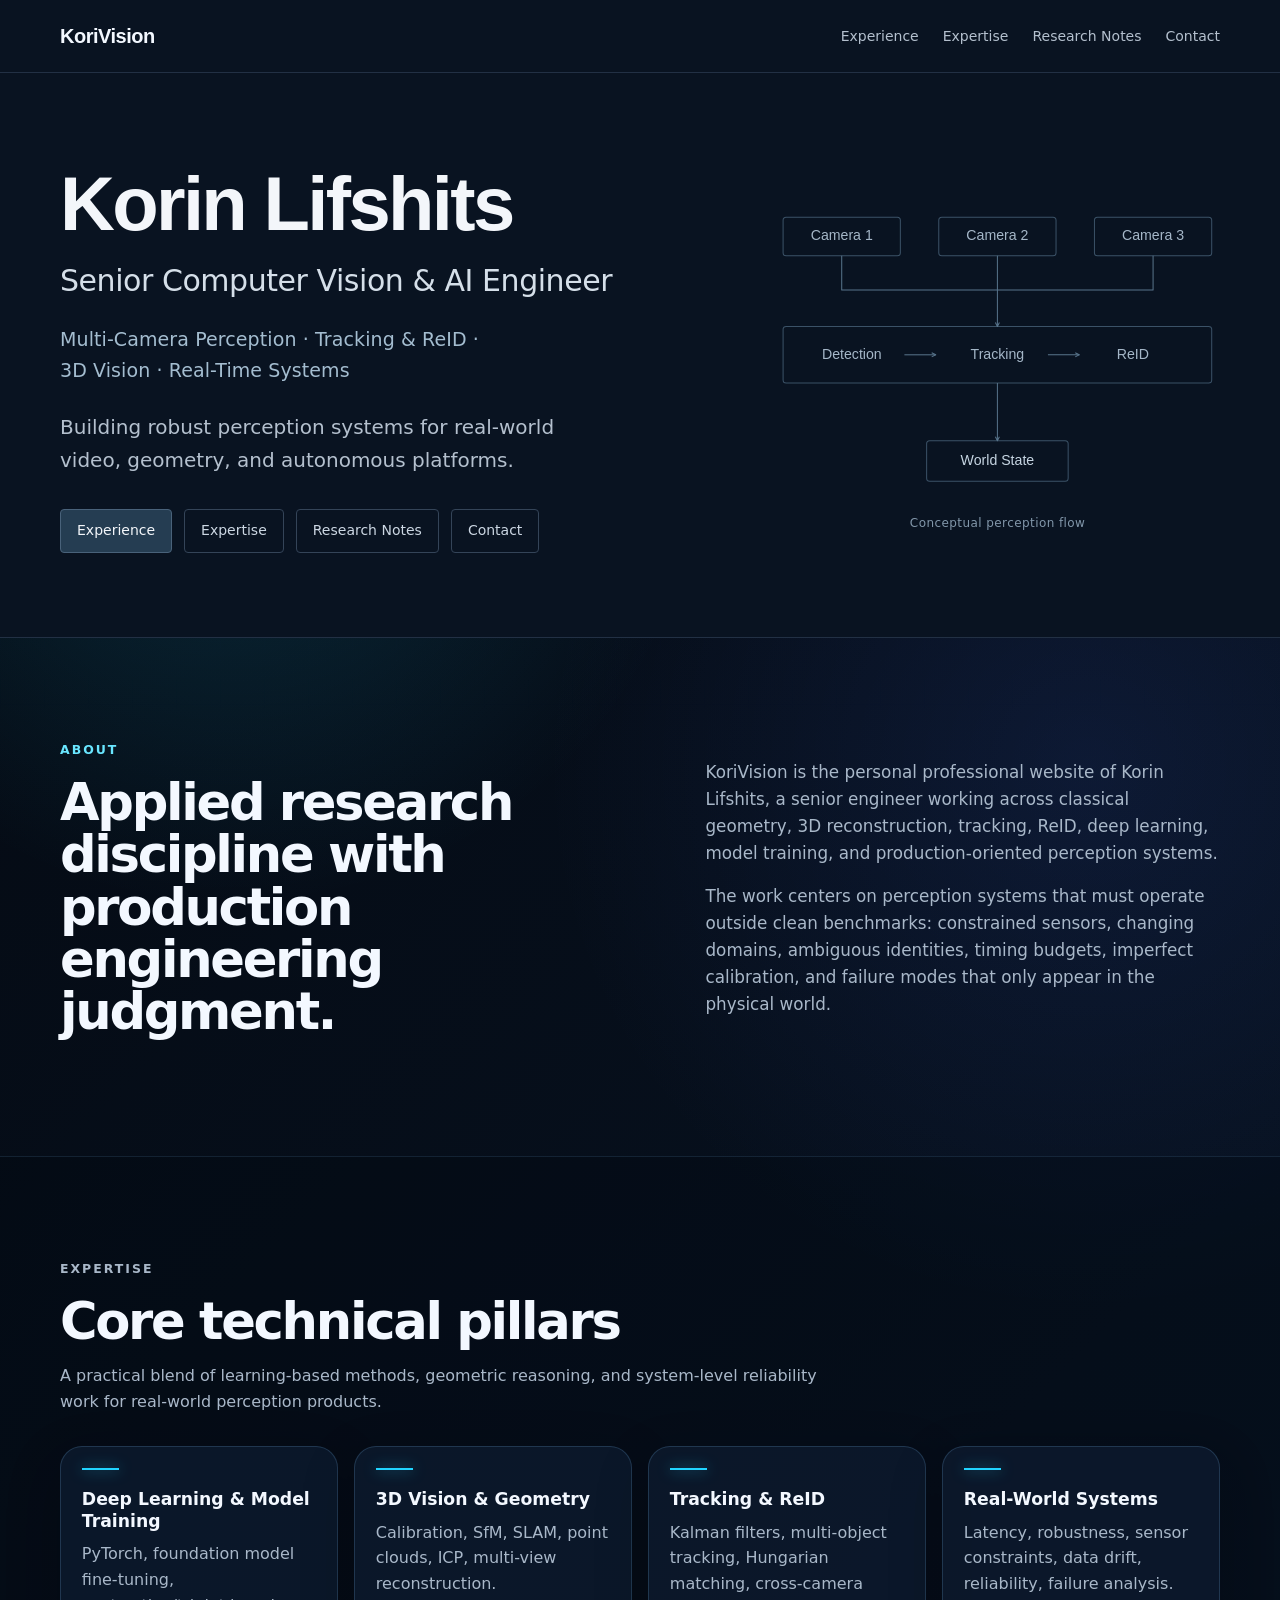
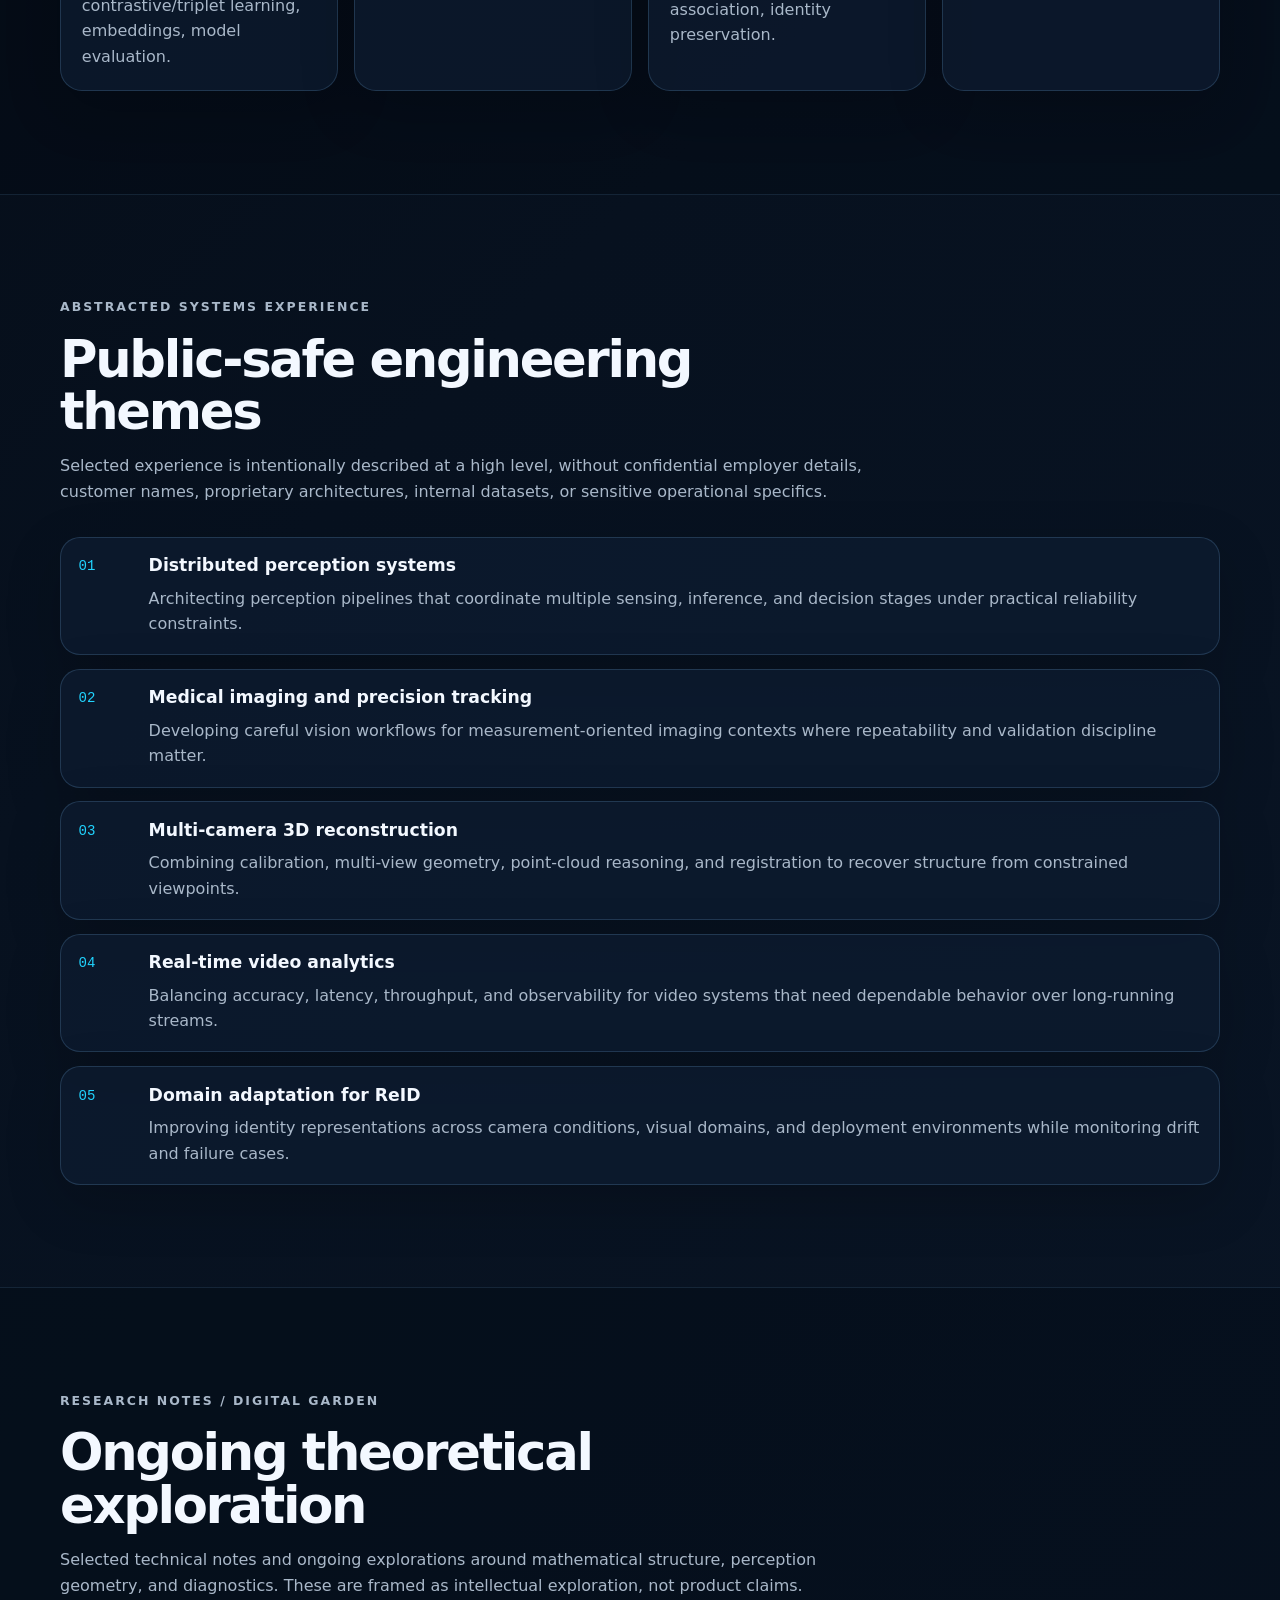
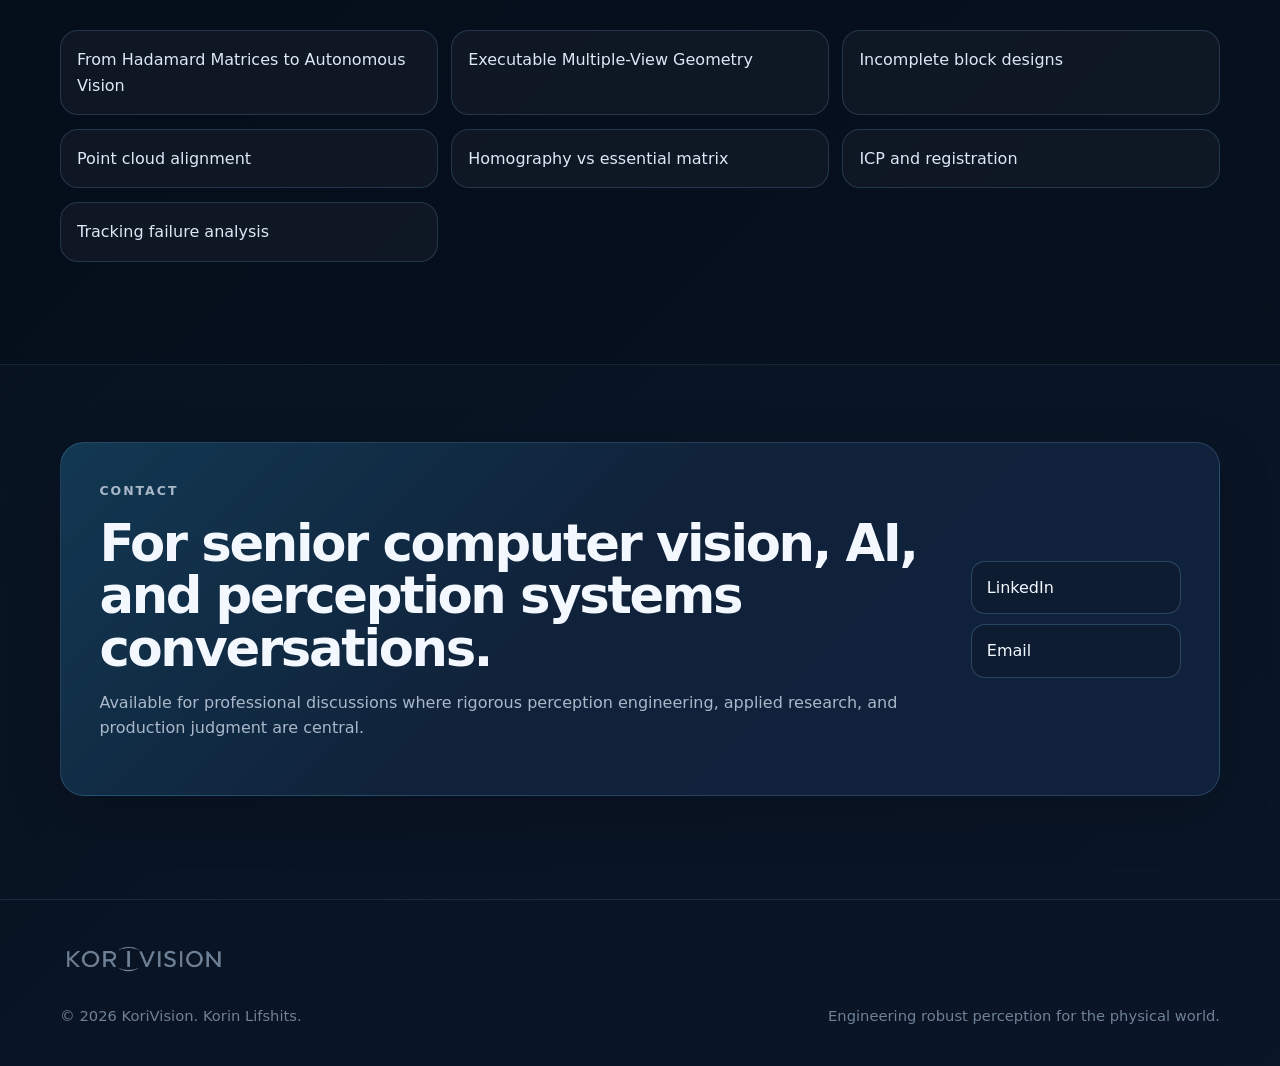
<file: index.html>
<!DOCTYPE html>
<html lang="en">
<head>
  <meta charset="utf-8">
  <meta name="viewport" content="width=device-width, initial-scale=1">
  <title>KoriVision — Korin Lifshits | Senior Computer Vision &amp; AI Engineer</title>
  <meta name="description" content="Personal professional site of Korin Lifshits, Senior Computer Vision and AI Engineer specializing in tracking, ReID, 3D vision, deep learning, calibration, and real-world perception systems.">
  <meta name="theme-color" content="#07111f">
  <meta property="og:title" content="KoriVision — Korin Lifshits | Senior Computer Vision &amp; AI Engineer">
  <meta property="og:description" content="Engineering robust perception for the physical world.">
  <meta property="og:type" content="website">
  <meta property="og:url" content="https://korivision.com/">
  <link rel="canonical" href="https://korivision.com/">
  <link rel="icon" href="/favicon.ico" sizes="16x16 32x32 48x48">
  <link rel="icon" type="image/png" sizes="16x16" href="/favicon-16x16.png">
  <link rel="icon" type="image/png" sizes="32x32" href="/favicon-32x32.png">
  <link rel="icon" type="image/svg+xml" sizes="any" href="/favicon.svg">
  <link rel="apple-touch-icon" sizes="180x180" href="/apple-touch-icon.png">
  <link rel="stylesheet" href="styles.css">
</head>
<body>
  <a class="skip-link" href="#main">Skip to content</a>

  <header class="site-header" aria-label="Primary navigation">
    <nav class="nav container">
      <a class="wordmark" href="#top" aria-label="KoriVision home">KoriVision</a>
      <div class="nav-links" aria-label="Section links">
        <a href="#experience">Experience</a>
        <a href="#expertise">Expertise</a>
        <a href="#notes">Research Notes</a>
        <a href="#contact">Contact</a>
      </div>
      <details class="mobile-menu">
        <summary aria-controls="mobile-section-links">
          Menu
          <svg class="menu-icon" viewBox="0 0 20 20" width="20" height="20" aria-hidden="true">
            <path d="M3 6.5h14M3 13.5h14" />
          </svg>
        </summary>
        <div class="mobile-nav-links" id="mobile-section-links">
          <a href="#experience">Experience</a>
          <a href="#expertise">Expertise</a>
          <a href="#notes">Research Notes</a>
          <a href="#contact">Contact</a>
        </div>
      </details>
    </nav>
    <script>
      (() => {
        const menu = document.querySelector(".mobile-menu");
        const toggle = menu.querySelector("summary");
        menu.addEventListener("click", (event) => {
          const link = event.target.closest("a");
          if (!link) return;
          menu.open = false;
          const section = document.querySelector(link.getAttribute("href"));
          if (section) {
            // Keep keyboard navigation at the chosen section without changing it.
            const focusTarget = section.querySelector("a, button, [tabindex]");
            if (focusTarget) focusTarget.focus({ preventScroll: true });
          }
        });
        document.addEventListener("keydown", (event) => {
          if (event.key === "Escape" && menu.open) {
            menu.open = false;
            toggle.focus();
          }
        });
        document.addEventListener("pointerdown", (event) => {
          if (!menu.contains(event.target)) menu.open = false;
        });
        window.matchMedia("(min-width: 721px)").addEventListener("change", () => {
          menu.open = false;
        });
      })();
    </script>
  </header>

  <main id="main">
    <section class="hero section" id="top" aria-labelledby="hero-name">
      <div class="container hero-composition">
        <div class="hero-copy">
          <h1 id="hero-name">Korin Lifshits</h1>
          <p class="hero-role"><span class="hero-role-group">Senior Computer Vision</span> <span class="hero-role-group">&amp; AI Engineer</span></p>
          <p class="hero-specializations">
            Multi-Camera Perception · Tracking &amp; ReID ·<br class="hero-specialization-break">
            3D Vision · Real-Time Systems
          </p>
          <p class="hero-description">
            Building robust perception systems for real-world<br class="hero-description-break">
            video, geometry, and autonomous platforms.
          </p>
          <div class="hero-actions" aria-label="Primary links">
            <a class="button button-primary" href="#experience">Experience</a>
            <a class="button" href="#expertise">Expertise</a>
            <a class="button" href="#notes">Research Notes</a>
            <a class="button" href="#contact">Contact</a>
          </div>
        </div>
        <figure class="perception-visual" aria-labelledby="perception-caption">
          <svg viewBox="0 0 440 304" role="img" aria-labelledby="perception-title perception-description">
            <title id="perception-title">A conceptual multi-camera perception flow</title>
            <desc id="perception-description">Three camera inputs feed detection, tracking and re-identification, producing a world state. A generic educational schematic.</desc>
            <defs>
              <marker id="flow-arrow" viewBox="0 0 6 6" refX="5" refY="3" markerWidth="6" markerHeight="6" orient="auto">
                <path d="M1 1l4 2-4 2" />
              </marker>
            </defs>
            <g class="flow-boxes">
              <rect x="8" y="30" width="116" height="38" rx="3" />
              <rect x="162" y="30" width="116" height="38" rx="3" />
              <rect x="316" y="30" width="116" height="38" rx="3" />
              <rect x="8" y="138" width="424" height="56" rx="3" />
              <rect x="150" y="251" width="140" height="40" rx="3" />
            </g>
            <g class="flow-lines">
              <path d="M66 68v34h308V68M220 68v34" />
              <path d="M220 102v36" marker-end="url(#flow-arrow)" />
              <path d="M128 166h31" marker-end="url(#flow-arrow)" />
              <path d="M270 166h31" marker-end="url(#flow-arrow)" />
              <path d="M220 194v57" marker-end="url(#flow-arrow)" />
            </g>
            <g class="flow-labels">
              <text x="66" y="49">Camera 1</text>
              <text x="220" y="49">Camera 2</text>
              <text x="374" y="49">Camera 3</text>
              <text x="76" y="166">Detection</text>
              <text x="220" y="166">Tracking</text>
              <text x="354" y="166">ReID</text>
              <text class="flow-output" x="220" y="271">World State</text>
            </g>
          </svg>
          <figcaption id="perception-caption">Conceptual perception flow</figcaption>
        </figure>
      </div>
    </section>

    <section class="section" id="about">
      <div class="container split">
        <div>
          <p class="section-kicker">About</p>
          <h2>Applied research discipline with production engineering judgment.</h2>
        </div>
        <div class="prose">
          <p>
            KoriVision is the personal professional website of Korin Lifshits, a senior engineer
            working across classical geometry, 3D reconstruction, tracking, ReID, deep learning,
            model training, and production-oriented perception systems.
          </p>
          <p>
            The work centers on perception systems that must operate outside clean benchmarks:
            constrained sensors, changing domains, ambiguous identities, timing budgets, imperfect
            calibration, and failure modes that only appear in the physical world.
          </p>
        </div>
      </div>
    </section>

    <section class="section section-muted" id="expertise">
      <div class="container">
        <div class="section-heading">
          <p class="section-kicker">Expertise</p>
          <h2>Core technical pillars</h2>
          <p>
            A practical blend of learning-based methods, geometric reasoning, and system-level
            reliability work for real-world perception products.
          </p>
        </div>
        <div class="card-grid four">
          <article class="card">
            <h3>Deep Learning &amp; Model Training</h3>
            <p>PyTorch, foundation model fine-tuning, contrastive/triplet learning, embeddings, model evaluation.</p>
          </article>
          <article class="card">
            <h3>3D Vision &amp; Geometry</h3>
            <p>Calibration, SfM, SLAM, point clouds, ICP, multi-view reconstruction.</p>
          </article>
          <article class="card">
            <h3>Tracking &amp; ReID</h3>
            <p>Kalman filters, multi-object tracking, Hungarian matching, cross-camera association, identity preservation.</p>
          </article>
          <article class="card">
            <h3>Real-World Systems</h3>
            <p>Latency, robustness, sensor constraints, data drift, reliability, failure analysis.</p>
          </article>
        </div>
      </div>
    </section>

    <section class="section" id="experience">
      <div class="container">
        <div class="section-heading compact">
          <p class="section-kicker">Abstracted Systems Experience</p>
          <h2>Public-safe engineering themes</h2>
          <p>
            Selected experience is intentionally described at a high level, without confidential
            employer details, customer names, proprietary architectures, internal datasets, or
            sensitive operational specifics.
          </p>
        </div>
        <div class="case-list">
          <article class="case-card">
            <span>01</span>
            <div>
              <h3>Distributed perception systems</h3>
              <p>Architecting perception pipelines that coordinate multiple sensing, inference, and decision stages under practical reliability constraints.</p>
            </div>
          </article>
          <article class="case-card">
            <span>02</span>
            <div>
              <h3>Medical imaging and precision tracking</h3>
              <p>Developing careful vision workflows for measurement-oriented imaging contexts where repeatability and validation discipline matter.</p>
            </div>
          </article>
          <article class="case-card">
            <span>03</span>
            <div>
              <h3>Multi-camera 3D reconstruction</h3>
              <p>Combining calibration, multi-view geometry, point-cloud reasoning, and registration to recover structure from constrained viewpoints.</p>
            </div>
          </article>
          <article class="case-card">
            <span>04</span>
            <div>
              <h3>Real-time video analytics</h3>
              <p>Balancing accuracy, latency, throughput, and observability for video systems that need dependable behavior over long-running streams.</p>
            </div>
          </article>
          <article class="case-card">
            <span>05</span>
            <div>
              <h3>Domain adaptation for ReID</h3>
              <p>Improving identity representations across camera conditions, visual domains, and deployment environments while monitoring drift and failure cases.</p>
            </div>
          </article>
        </div>
      </div>
    </section>

    <section class="section section-muted" id="notes">
      <div class="container">
        <div class="section-heading compact">
          <p class="section-kicker">Research Notes / Digital Garden</p>
          <h2>Ongoing theoretical exploration</h2>
          <p>
            Selected technical notes and ongoing explorations around mathematical structure, perception geometry,
            and diagnostics. These are framed as intellectual exploration, not product claims.
          </p>
        </div>
        <div class="note-grid">
          <a href="research/hadamard-autonomous-vision.html">From Hadamard Matrices to Autonomous Vision</a>
          <a href="research/executable-multiple-view-geometry.html">Executable Multiple-View Geometry</a>
          <a href="#contact">Incomplete block designs</a>
          <a href="#contact">Point cloud alignment</a>
          <a href="#contact">Homography vs essential matrix</a>
          <a href="#contact">ICP and registration</a>
          <a href="#contact">Tracking failure analysis</a>
        </div>
      </div>
    </section>

    <section class="section contact-section" id="contact">
      <div class="container contact-card">
        <div>
          <p class="section-kicker">Contact</p>
          <h2>For senior computer vision, AI, and perception systems conversations.</h2>
          <p>
            Available for professional discussions where rigorous perception engineering,
            applied research, and production judgment are central.
          </p>
        </div>
        <div class="contact-links" aria-label="Contact links">
          <a href="https://www.linkedin.com/in/korin-lifshits" target="_blank" rel="noopener noreferrer">LinkedIn</a>
          <a href="mailto:korin.lf@gmail.com">Email</a>
        </div>
      </div>
    </section>
  </main>

  <footer class="footer">
    <div class="container footer-logo-row">
      <span class="footer-logo" role="img" aria-label="KORIVISION"></span>
    </div>
    <div class="container footer-inner">
      <p>© <span id="year">2026</span> KoriVision. Korin Lifshits.</p>
      <p>Engineering robust perception for the physical world.</p>
    </div>
  </footer>
</body>
</html>
</file>
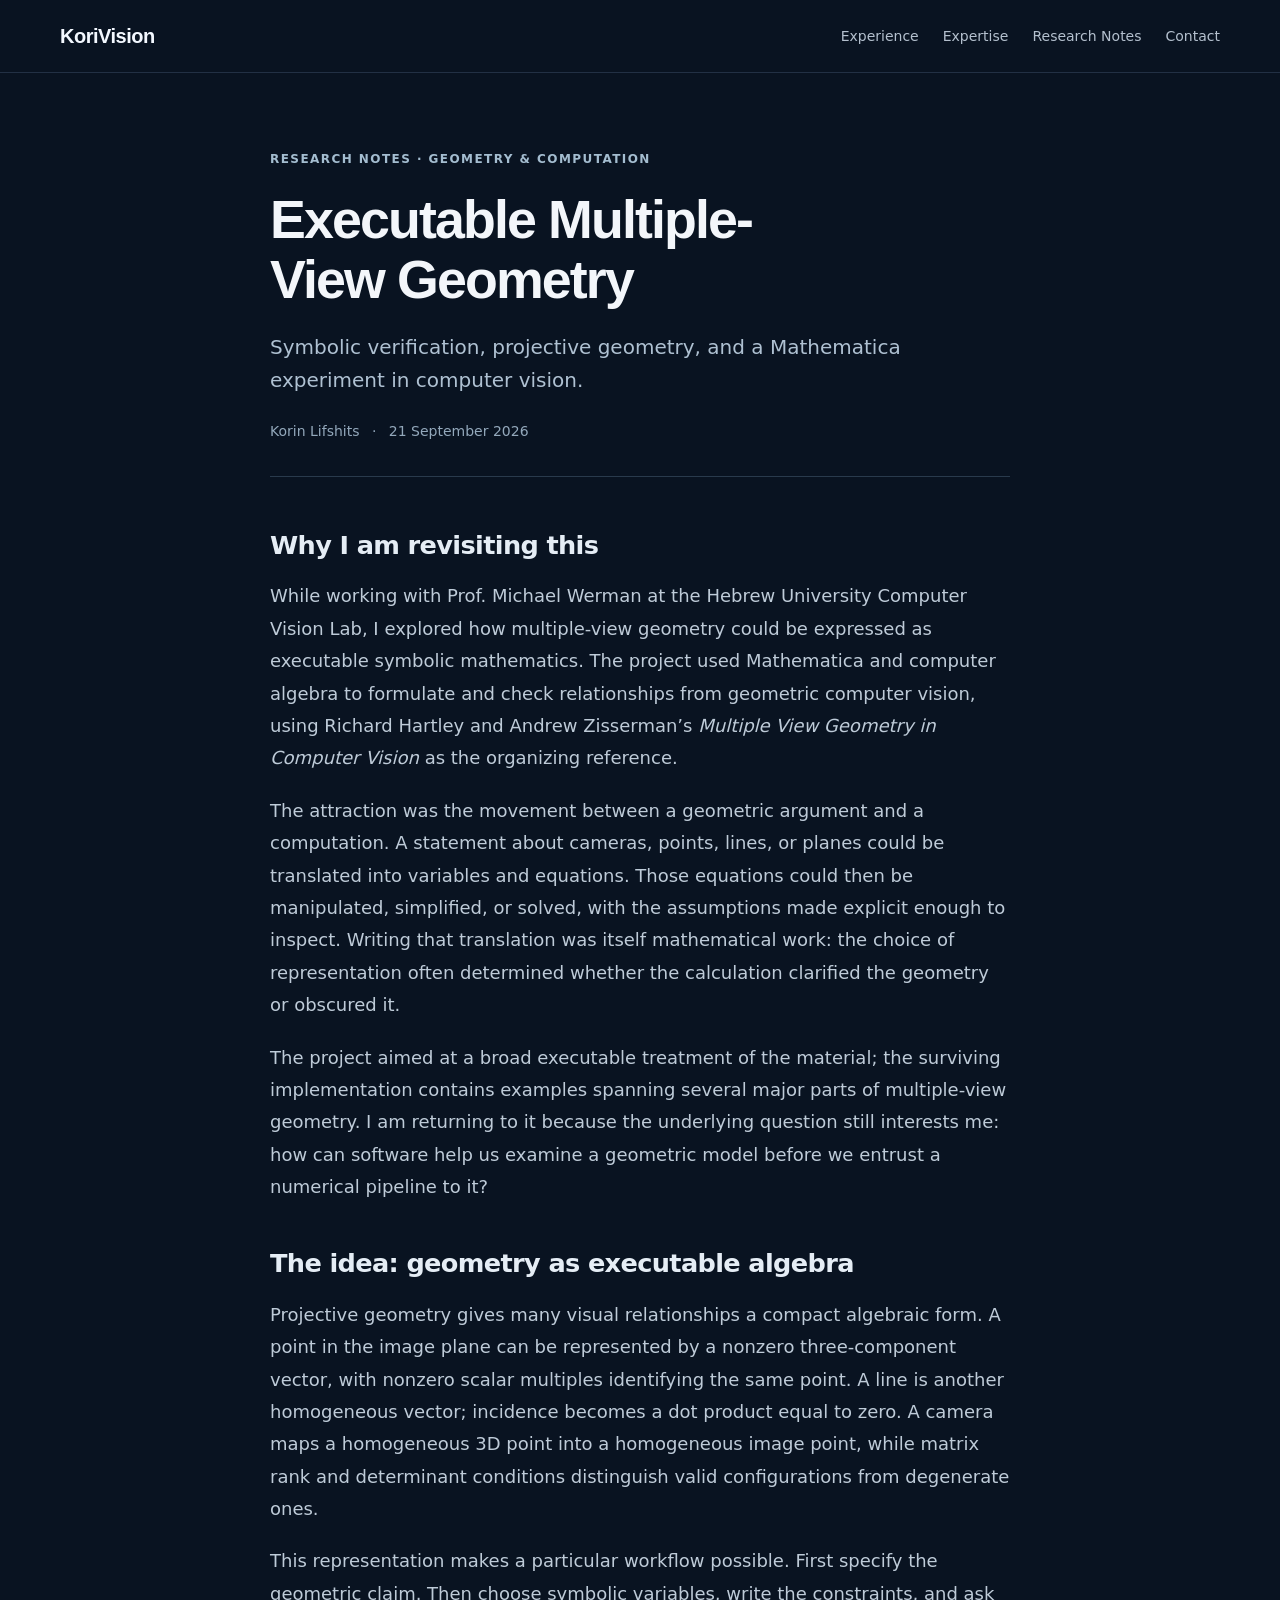
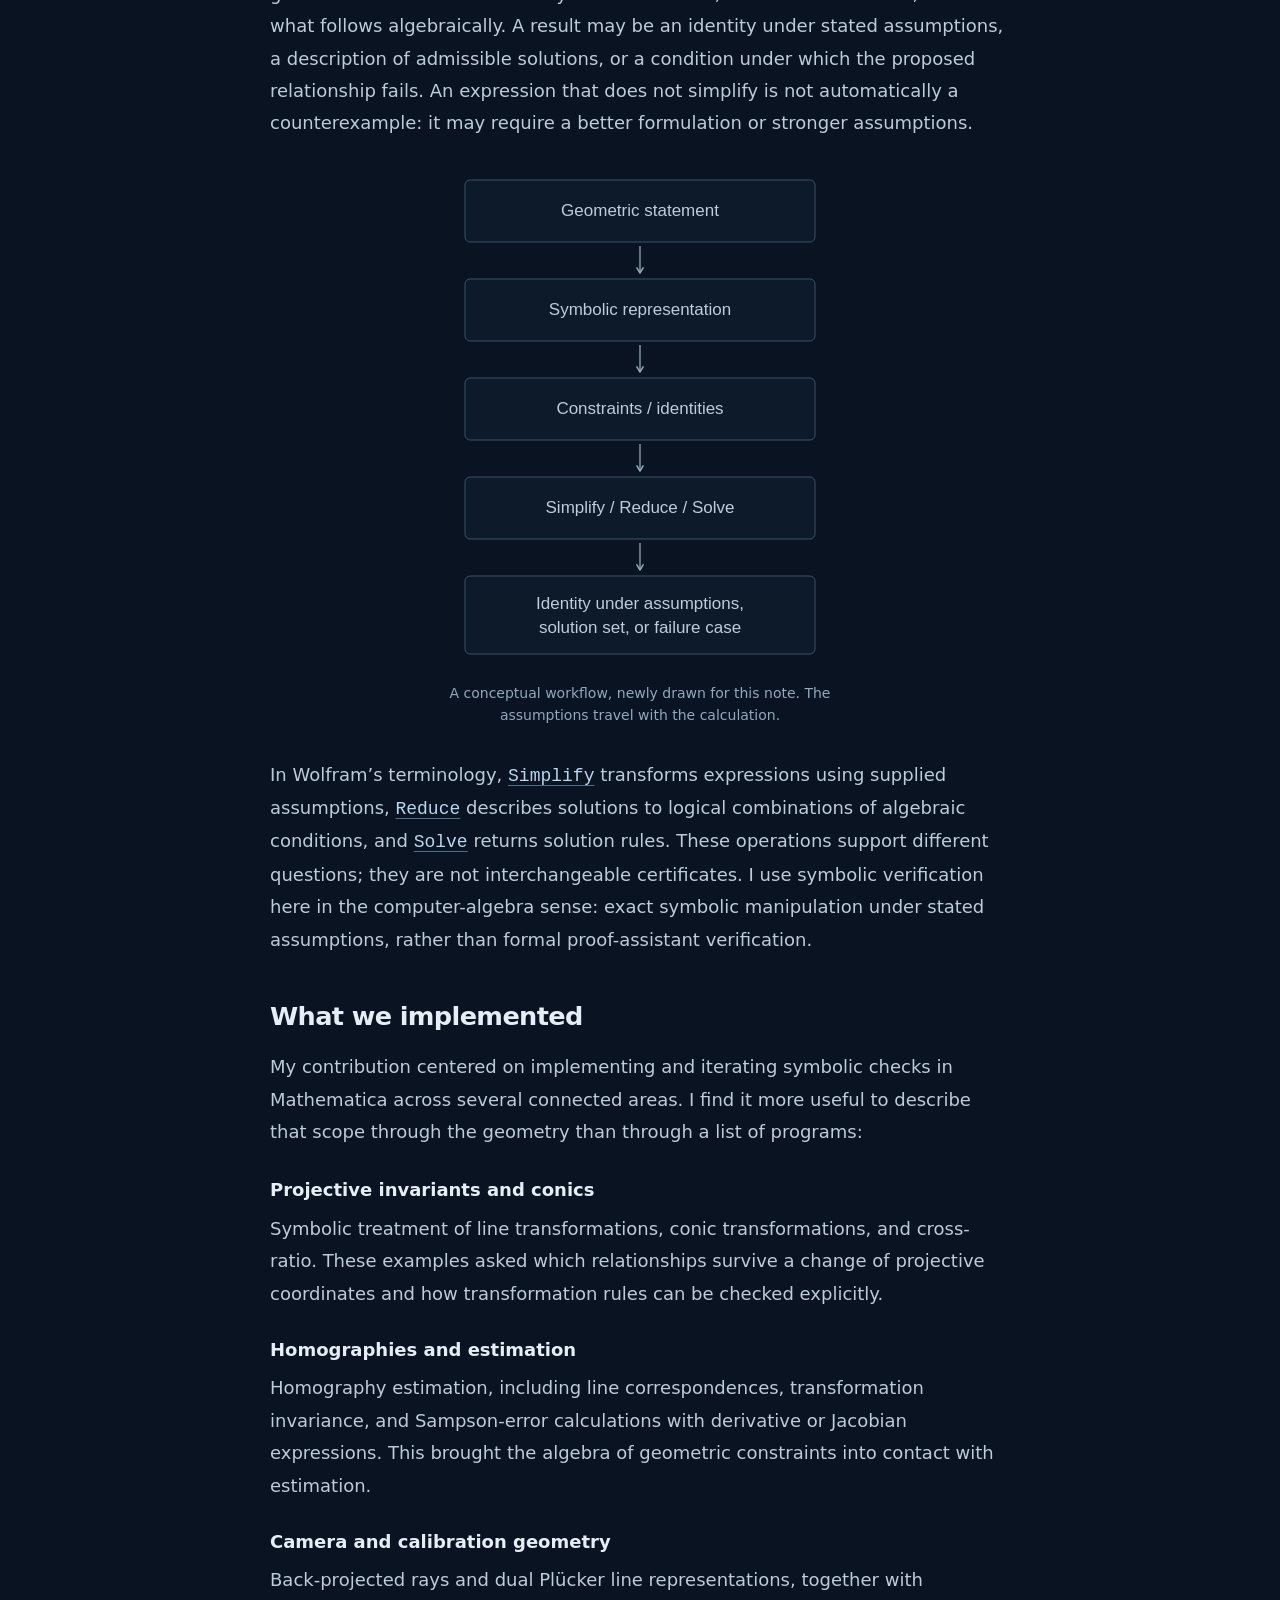
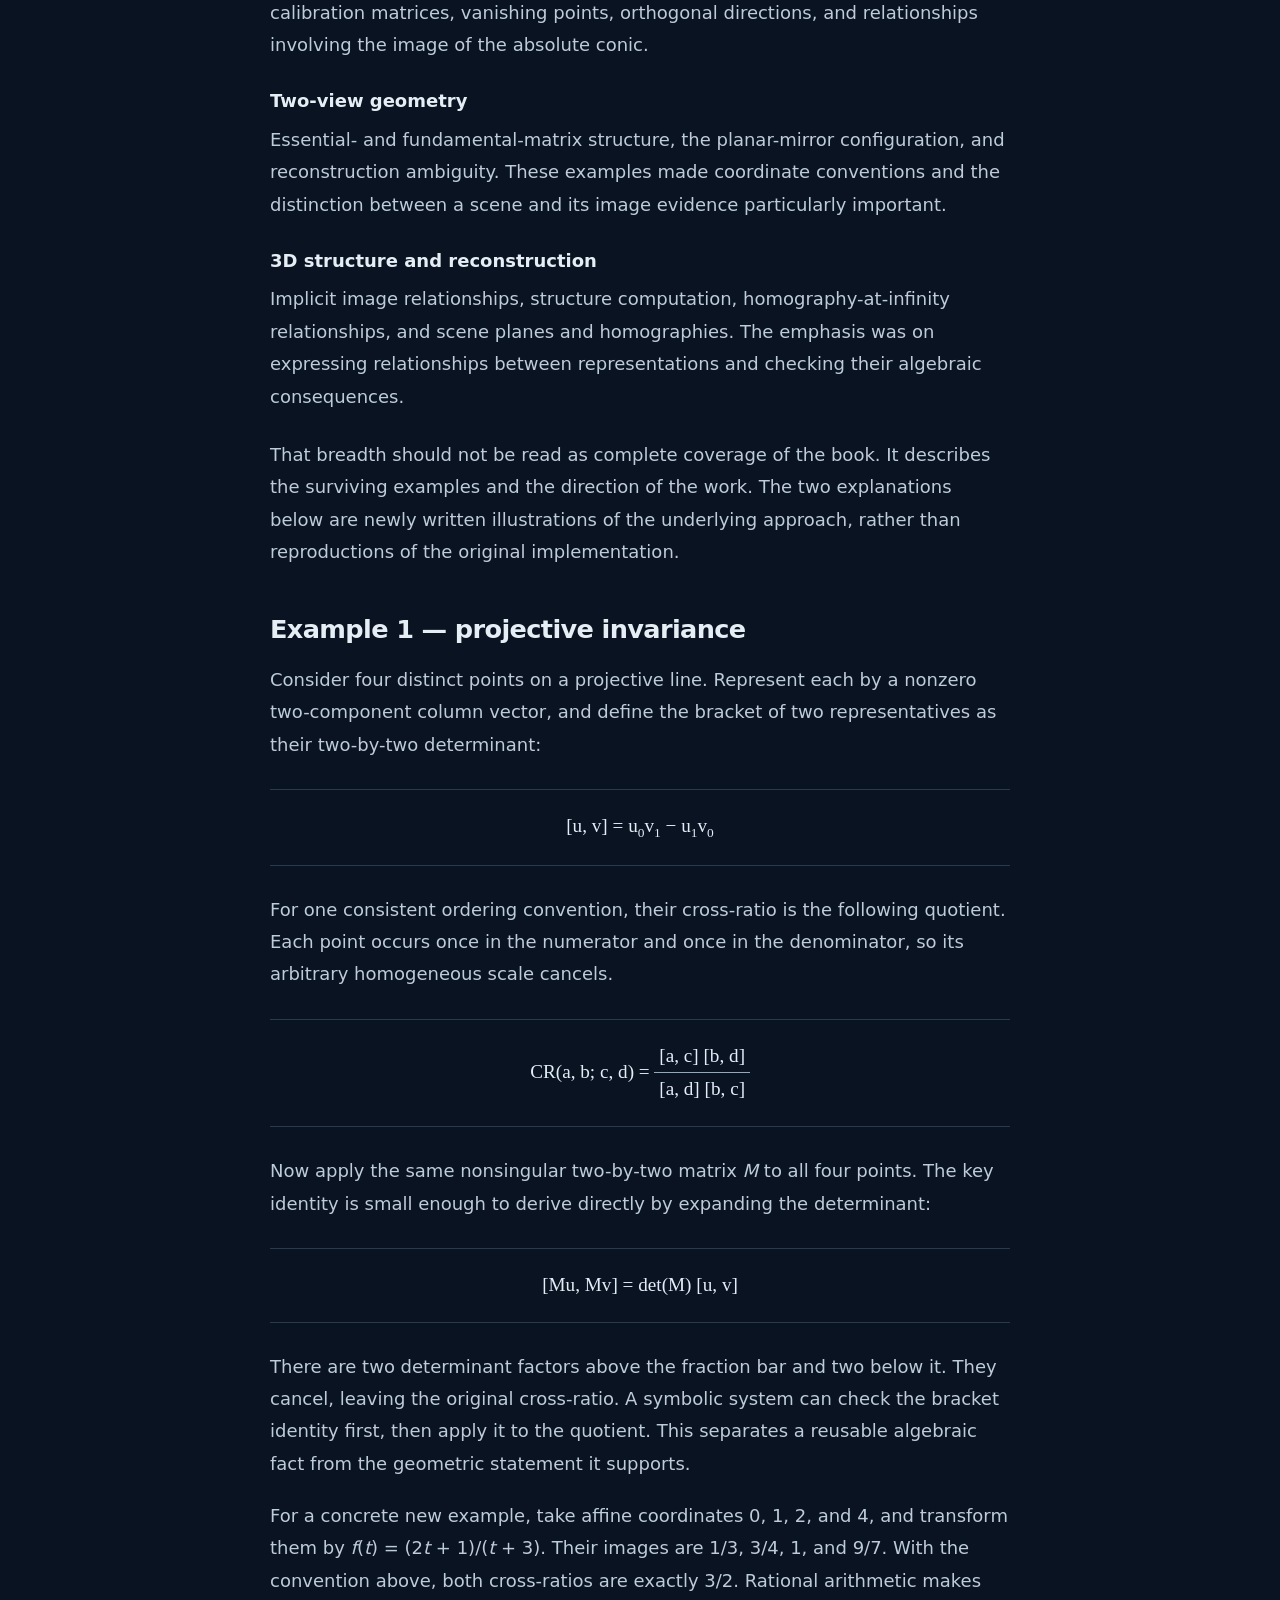
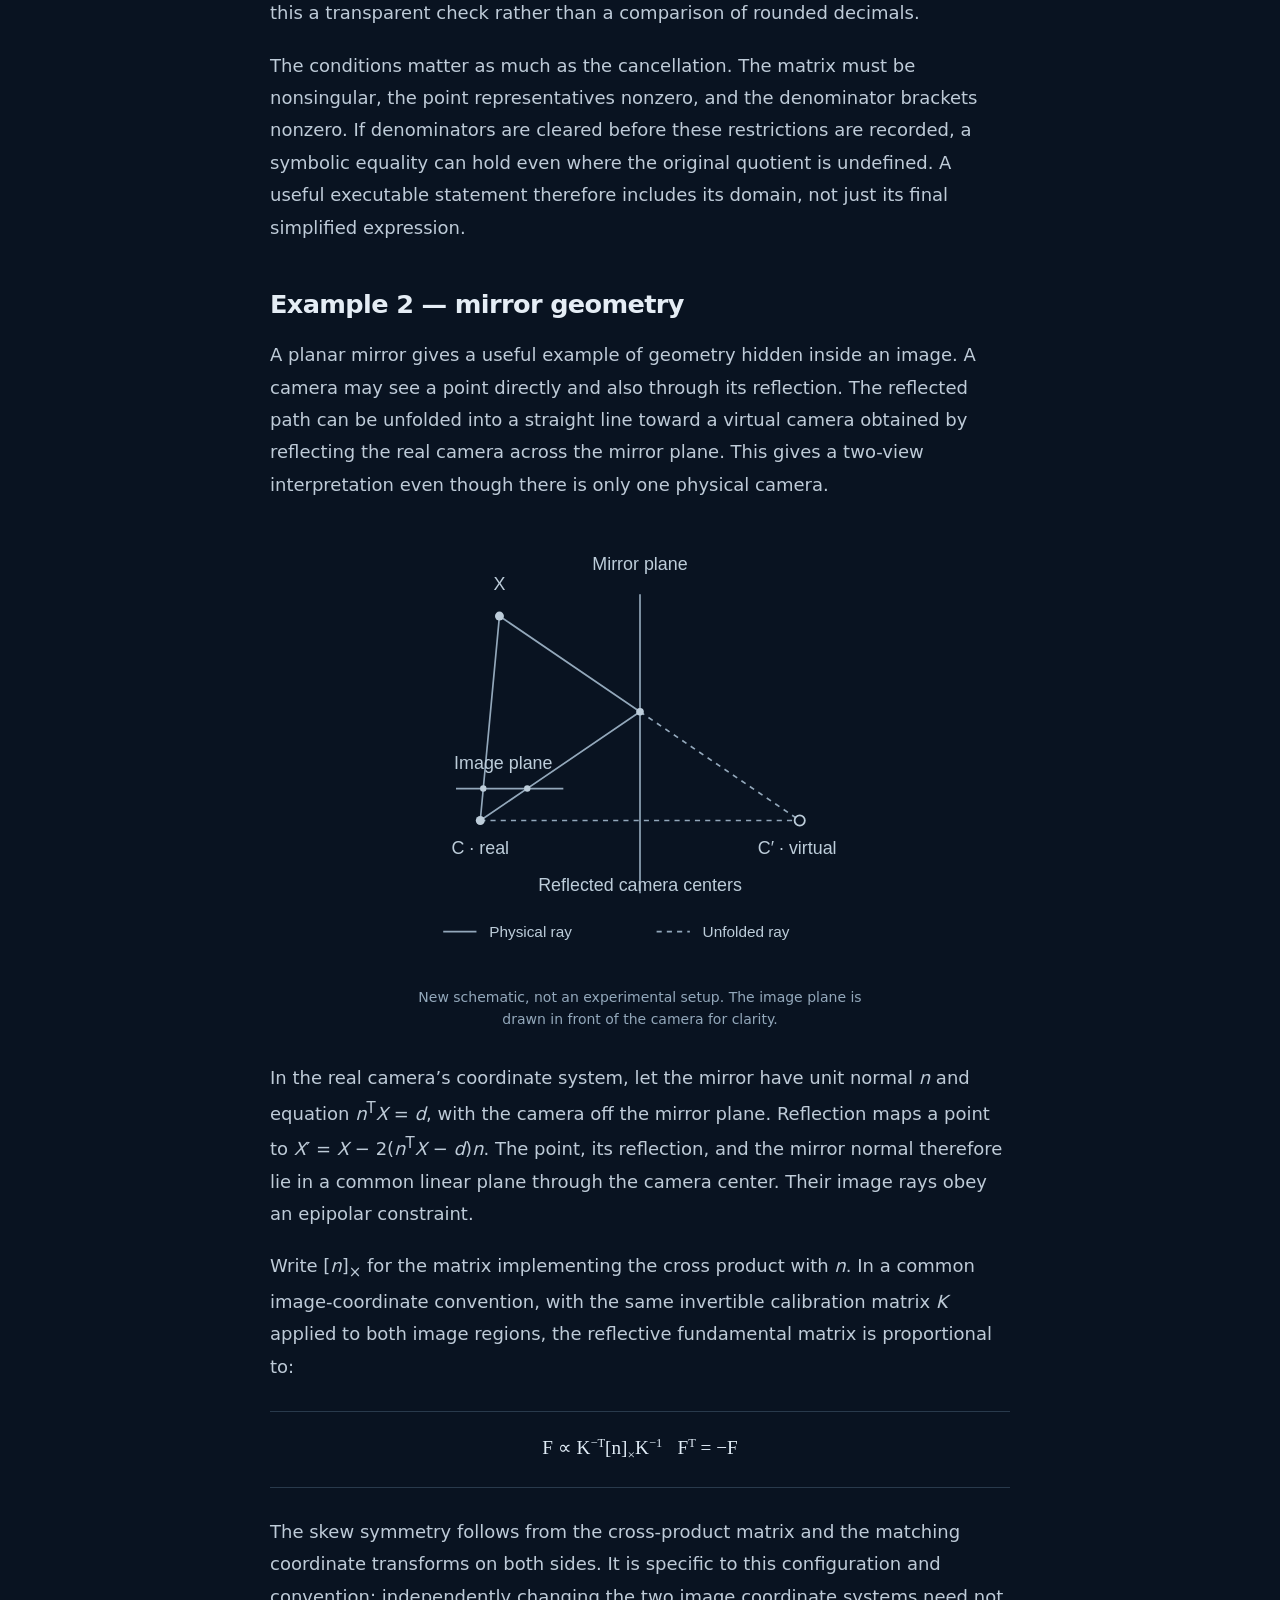
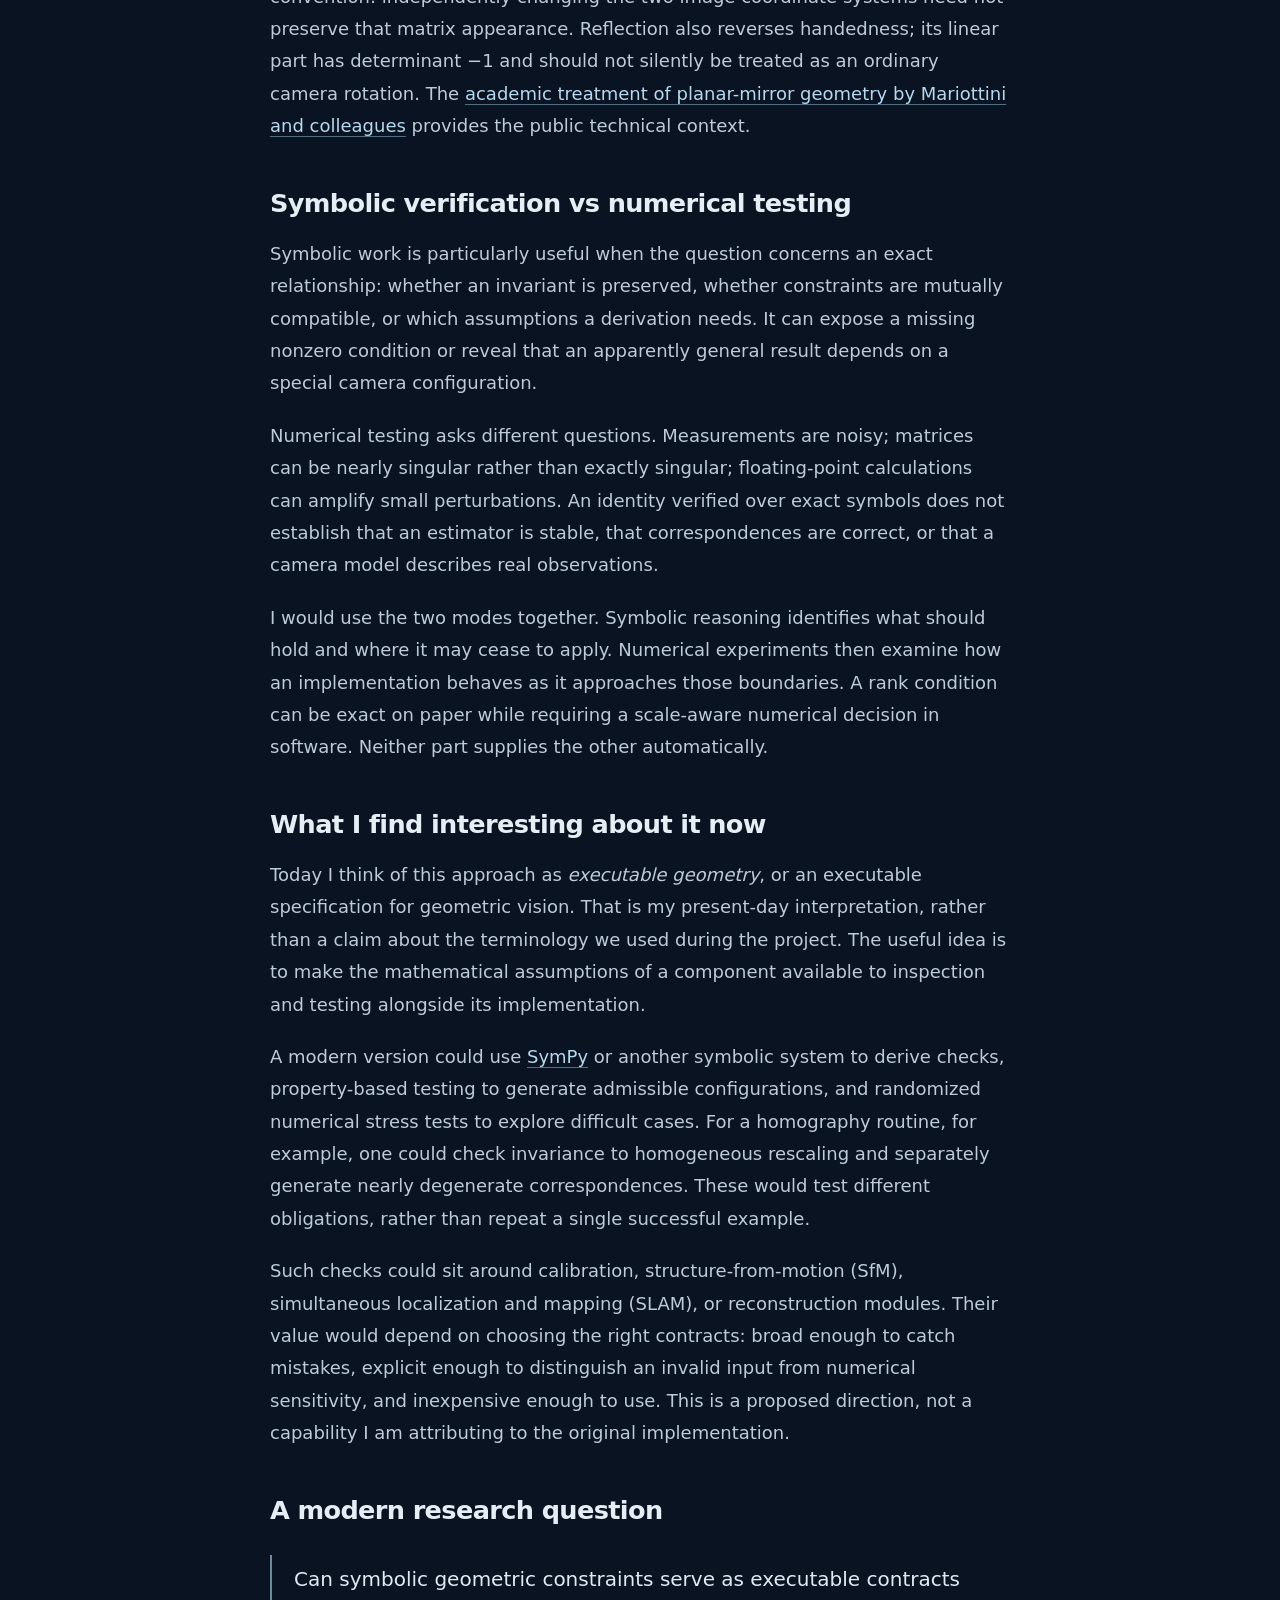
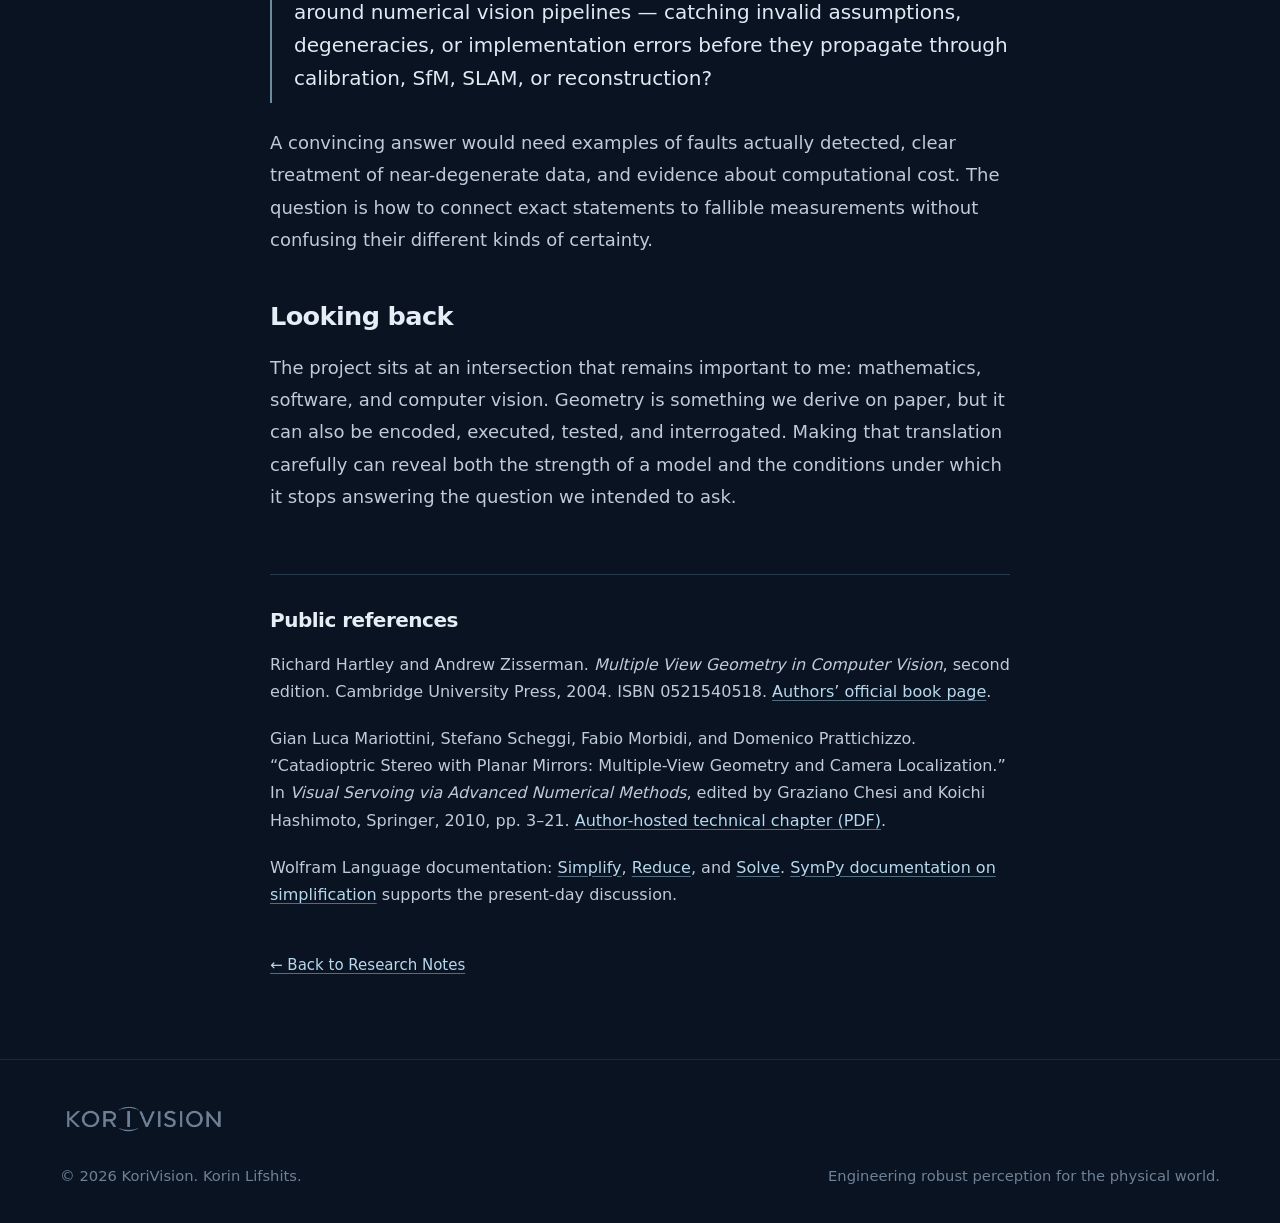
<file: research/executable-multiple-view-geometry.html>
<!DOCTYPE html>
<html lang="en">
<head>
  <meta charset="utf-8">
  <meta name="viewport" content="width=device-width, initial-scale=1">
  <title>Executable Multiple-View Geometry | KoriVision</title>
  <meta name="description" content="Korin Lifshits on symbolic verification, projective geometry, and a Mathematica project with Prof. Michael Werman.">
  <meta name="author" content="Korin Lifshits">
  <meta name="theme-color" content="#07111f">
  <meta property="og:type" content="article">
  <meta property="og:title" content="Executable Multiple-View Geometry">
  <meta property="og:description" content="Symbolic verification, projective geometry, and a Mathematica experiment in computer vision.">
  <meta property="og:url" content="https://korivision.com/research/executable-multiple-view-geometry.html">
  <link rel="canonical" href="https://korivision.com/research/executable-multiple-view-geometry.html">
  <link rel="icon" href="/favicon.ico" sizes="16x16 32x32 48x48">
  <link rel="icon" type="image/png" sizes="16x16" href="/favicon-16x16.png">
  <link rel="icon" type="image/png" sizes="32x32" href="/favicon-32x32.png">
  <link rel="icon" type="image/svg+xml" sizes="any" href="/favicon.svg">
  <link rel="apple-touch-icon" sizes="180x180" href="/apple-touch-icon.png">
  <link rel="stylesheet" href="../styles.css">
  <link rel="stylesheet" href="research.css">
  <link rel="stylesheet" href="mvg.css">
</head>
<body class="research-page mvg-note">
  <a class="skip-link" href="#main">Skip to content</a>
  <header class="site-header" aria-label="Primary navigation">
    <nav class="nav container">
      <a class="wordmark" href="../index.html#top" aria-label="KoriVision home">KoriVision</a>
      <div class="nav-links" aria-label="Section links">
        <a href="../index.html#experience">Experience</a>
        <a href="../index.html#expertise">Expertise</a>
        <a href="../index.html#notes">Research Notes</a>
        <a href="../index.html#contact">Contact</a>
      </div>
      <details class="mobile-menu">
        <summary aria-controls="mobile-section-links">
          Menu
          <svg class="menu-icon" viewBox="0 0 20 20" width="20" height="20" aria-hidden="true">
            <path d="M3 6.5h14M3 13.5h14" />
          </svg>
        </summary>
        <div class="mobile-nav-links" id="mobile-section-links">
          <a href="../index.html#experience">Experience</a>
          <a href="../index.html#expertise">Expertise</a>
          <a href="../index.html#notes">Research Notes</a>
          <a href="../index.html#contact">Contact</a>
        </div>
      </details>
    </nav>
    <script>
      (() => {
        const menu = document.querySelector(".mobile-menu");
        const toggle = menu.querySelector("summary");
        menu.addEventListener("click", (event) => {
          const link = event.target.closest("a");
          if (!link) return;
          menu.open = false;
          const section = document.querySelector(link.hash);
          if (section) {
            // Keep keyboard navigation at the chosen section without changing it.
            const focusTarget = section.querySelector("a, button, [tabindex]");
            if (focusTarget) focusTarget.focus({ preventScroll: true });
          }
        });
        document.addEventListener("keydown", (event) => {
          if (event.key === "Escape" && menu.open) {
            menu.open = false;
            toggle.focus();
          }
        });
        document.addEventListener("pointerdown", (event) => {
          if (!menu.contains(event.target)) menu.open = false;
        });
        window.matchMedia("(min-width: 721px)").addEventListener("change", () => {
          menu.open = false;
        });
      })();
    </script>
  </header>
  <main id="main">
    <article class="research-article" aria-labelledby="article-title">
      <header class="article-heading">
        <p class="section-kicker">Research Notes · Geometry &amp; Computation</p>
        <h1 id="article-title">Executable Multiple-View Geometry</h1>
        <p class="article-subtitle">Symbolic verification, projective geometry, and a Mathematica experiment in computer vision.</p>
        <p class="article-byline">Korin Lifshits <span aria-hidden="true">·</span> <time datetime="2026-09-21">21 September 2026</time></p>
      </header>

      <section aria-labelledby="returning-to-geometry">
        <h2 id="returning-to-geometry">Why I am revisiting this</h2>
        <p>While working with Prof. Michael Werman at the Hebrew University Computer Vision Lab, I explored how multiple-view geometry could be expressed as executable symbolic mathematics. The project used Mathematica and computer algebra to formulate and check relationships from geometric computer vision, using Richard Hartley and Andrew Zisserman’s <cite>Multiple View Geometry in Computer Vision</cite> as the organizing reference.</p>
        <p>The attraction was the movement between a geometric argument and a computation. A statement about cameras, points, lines, or planes could be translated into variables and equations. Those equations could then be manipulated, simplified, or solved, with the assumptions made explicit enough to inspect. Writing that translation was itself mathematical work: the choice of representation often determined whether the calculation clarified the geometry or obscured it.</p>
        <p>The project aimed at a broad executable treatment of the material; the surviving implementation contains examples spanning several major parts of multiple-view geometry. I am returning to it because the underlying question still interests me: how can software help us examine a geometric model before we entrust a numerical pipeline to it?</p>
      </section>

      <section aria-labelledby="executable-algebra">
        <h2 id="executable-algebra">The idea: geometry as executable algebra</h2>
        <p>Projective geometry gives many visual relationships a compact algebraic form. A point in the image plane can be represented by a nonzero three-component vector, with nonzero scalar multiples identifying the same point. A line is another homogeneous vector; incidence becomes a dot product equal to zero. A camera maps a homogeneous 3D point into a homogeneous image point, while matrix rank and determinant conditions distinguish valid configurations from degenerate ones.</p>
        <p>This representation makes a particular workflow possible. First specify the geometric claim. Then choose symbolic variables, write the constraints, and ask what follows algebraically. A result may be an identity under stated assumptions, a description of admissible solutions, or a condition under which the proposed relationship fails. An expression that does not simplify is not automatically a counterexample: it may require a better formulation or stronger assumptions.</p>

        <figure class="structure-diagram mvg-flow">
          <svg viewBox="0 0 420 492" role="img" aria-labelledby="flow-title flow-desc">
            <title id="flow-title">From a geometric statement to a symbolic result</title>
            <desc id="flow-desc">Five stages: geometric statement, symbolic representation, algebraic constraints or identities, Simplify Reduce or Solve, then an identity under assumptions, a solution set, or a failure case.</desc>
            <defs><marker id="mvg-arrow" viewBox="0 0 8 8" refX="6" refY="4" markerWidth="7" markerHeight="7" orient="auto"><path d="M1 1 L6 4 L1 7" /></marker></defs>
            <g class="structure-boxes"><rect x="35" y="8" width="350" height="62" rx="5"/><rect x="35" y="107" width="350" height="62" rx="5"/><rect x="35" y="206" width="350" height="62" rx="5"/><rect x="35" y="305" width="350" height="62" rx="5"/><rect x="35" y="404" width="350" height="78" rx="5"/></g>
            <g class="mvg-lines" marker-end="url(#mvg-arrow)"><path d="M210 74v27"/><path d="M210 173v27"/><path d="M210 272v27"/><path d="M210 371v27"/></g>
            <g class="structure-labels"><text x="210" y="40">Geometric statement</text><text x="210" y="139">Symbolic representation</text><text x="210" y="238">Constraints / identities</text><text x="210" y="337">Simplify / Reduce / Solve</text><text x="210" y="433">Identity under assumptions,</text><text x="210" y="457">solution set, or failure case</text></g>
          </svg>
          <figcaption>A conceptual workflow, newly drawn for this note. The assumptions travel with the calculation.</figcaption>
        </figure>

        <p>In Wolfram’s terminology, <a href="https://reference.wolfram.com/language/ref/Simplify.html"><code>Simplify</code></a> transforms expressions using supplied assumptions, <a href="https://reference.wolfram.com/language/ref/Reduce.html"><code>Reduce</code></a> describes solutions to logical combinations of algebraic conditions, and <a href="https://reference.wolfram.com/language/ref/Solve.html"><code>Solve</code></a> returns solution rules. These operations support different questions; they are not interchangeable certificates. I use symbolic verification here in the computer-algebra sense: exact symbolic manipulation under stated assumptions, rather than formal proof-assistant verification.</p>
      </section>

      <section aria-labelledby="implemented">
        <h2 id="implemented">What we implemented</h2>
        <p>My contribution centered on implementing and iterating symbolic checks in Mathematica across several connected areas. I find it more useful to describe that scope through the geometry than through a list of programs:</p>
        <dl class="mvg-topics">
          <dt>Projective invariants and conics</dt>
          <dd>Symbolic treatment of line transformations, conic transformations, and cross-ratio. These examples asked which relationships survive a change of projective coordinates and how transformation rules can be checked explicitly.</dd>
          <dt>Homographies and estimation</dt>
          <dd>Homography estimation, including line correspondences, transformation invariance, and Sampson-error calculations with derivative or Jacobian expressions. This brought the algebra of geometric constraints into contact with estimation.</dd>
          <dt>Camera and calibration geometry</dt>
          <dd>Back-projected rays and dual Plücker line representations, together with calibration matrices, vanishing points, orthogonal directions, and relationships involving the image of the absolute conic.</dd>
          <dt>Two-view geometry</dt>
          <dd>Essential- and fundamental-matrix structure, the planar-mirror configuration, and reconstruction ambiguity. These examples made coordinate conventions and the distinction between a scene and its image evidence particularly important.</dd>
          <dt>3D structure and reconstruction</dt>
          <dd>Implicit image relationships, structure computation, homography-at-infinity relationships, and scene planes and homographies. The emphasis was on expressing relationships between representations and checking their algebraic consequences.</dd>
        </dl>
        <p>That breadth should not be read as complete coverage of the book. It describes the surviving examples and the direction of the work. The two explanations below are newly written illustrations of the underlying approach, rather than reproductions of the original implementation.</p>
      </section>

      <section aria-labelledby="projective-invariance">
        <h2 id="projective-invariance">Example 1 — projective invariance</h2>
        <p>Consider four distinct points on a projective line. Represent each by a nonzero two-component column vector, and define the bracket of two representatives as their two-by-two determinant:</p>
        <div class="equation mvg-equation" role="math" aria-label="Bracket u v equals u zero times v one minus u one times v zero">[u, v] = u<sub>0</sub>v<sub>1</sub> − u<sub>1</sub>v<sub>0</sub></div>
        <p>For one consistent ordering convention, their cross-ratio is the following quotient. Each point occurs once in the numerator and once in the denominator, so its arbitrary homogeneous scale cancels.</p>
        <div class="equation mvg-equation" role="math" aria-label="Cross-ratio of a b c d equals bracket a c times bracket b d divided by bracket a d times bracket b c">CR(a, b; c, d) = <span class="mvg-fraction"><span>[a, c] [b, d]</span><span>[a, d] [b, c]</span></span></div>
        <p>Now apply the same nonsingular two-by-two matrix <var>M</var> to all four points. The key identity is small enough to derive directly by expanding the determinant:</p>
        <div class="equation mvg-equation" role="math" aria-label="Bracket M u M v equals determinant M times bracket u v">[Mu, Mv] = det(M) [u, v]</div>
        <p>There are two determinant factors above the fraction bar and two below it. They cancel, leaving the original cross-ratio. A symbolic system can check the bracket identity first, then apply it to the quotient. This separates a reusable algebraic fact from the geometric statement it supports.</p>
        <p>For a concrete new example, take affine coordinates 0, 1, 2, and 4, and transform them by <var>f</var>(<var>t</var>) = (2<var>t</var> + 1)/(<var>t</var> + 3). Their images are 1/3, 3/4, 1, and 9/7. With the convention above, both cross-ratios are exactly 3/2. Rational arithmetic makes this a transparent check rather than a comparison of rounded decimals.</p>
        <p>The conditions matter as much as the cancellation. The matrix must be nonsingular, the point representatives nonzero, and the denominator brackets nonzero. If denominators are cleared before these restrictions are recorded, a symbolic equality can hold even where the original quotient is undefined. A useful executable statement therefore includes its domain, not just its final simplified expression.</p>
      </section>

      <section aria-labelledby="mirror-geometry">
        <h2 id="mirror-geometry">Example 2 — mirror geometry</h2>
        <p>A planar mirror gives a useful example of geometry hidden inside an image. A camera may see a point directly and also through its reflection. The reflected path can be unfolded into a straight line toward a virtual camera obtained by reflecting the real camera across the mirror plane. This gives a two-view interpretation even though there is only one physical camera.</p>

        <figure class="structure-diagram mvg-mirror">
          <svg viewBox="0 0 360 340" role="img" aria-labelledby="mirror-title mirror-desc">
            <title id="mirror-title">A real camera and its reflected virtual camera</title>
            <desc id="mirror-desc">In a two-dimensional cross-section, scene point X and camera C are left of a vertical mirror. Virtual camera C prime lies symmetrically to the right. A solid reflected path runs from X to the mirror to C; its dashed continuation reaches C prime. A second solid line connects X directly to C. Both physical rays intersect a schematic image plane in front of C.</desc>
            <g class="mvg-lines"><path d="M180 48v234"/><path d="M70 65L180 139.894L55 225"/><path d="M70 65L55 225"/><path d="M36 200h84"/></g>
            <g class="mvg-lines mvg-dashed"><path d="M180 139.894L305 225"/><path d="M55 225h250"/></g>
            <g class="mvg-points"><circle cx="70" cy="65" r="3.5"/><circle cx="55" cy="225" r="3.5"/><circle cx="180" cy="139.894" r="3"/><circle cx="57.344" cy="200" r="2.5"/><circle cx="91.765" cy="200" r="2.5"/></g>
            <circle class="mvg-virtual" cx="305" cy="225" r="4"/>
            <g class="mvg-labels"><text x="70" y="45">X</text><text x="180" y="29">Mirror plane</text><text x="73" y="185">Image plane</text><text x="55" y="251">C · real</text><text x="303" y="251">C′ · virtual</text><text x="180" y="280">Reflected camera centers</text></g>
            <g class="mvg-lines"><path d="M26 312h26"/></g><path class="mvg-lines mvg-dashed" d="M193 312h26"/>
            <g class="mvg-labels mvg-legend"><text x="62" y="316">Physical ray</text><text x="229" y="316">Unfolded ray</text></g>
          </svg>
          <figcaption>New schematic, not an experimental setup. The image plane is drawn in front of the camera for clarity.</figcaption>
        </figure>

        <p>In the real camera’s coordinate system, let the mirror have unit normal <var>n</var> and equation <var>n</var><sup>T</sup><var>X</var> = <var>d</var>, with the camera off the mirror plane. Reflection maps a point to <var>X</var>′ = <var>X</var> − 2(<var>n</var><sup>T</sup><var>X</var> − <var>d</var>)<var>n</var>. The point, its reflection, and the mirror normal therefore lie in a common linear plane through the camera center. Their image rays obey an epipolar constraint.</p>
        <p>Write [<var>n</var>]<sub>×</sub> for the matrix implementing the cross product with <var>n</var>. In a common image-coordinate convention, with the same invertible calibration matrix <var>K</var> applied to both image regions, the reflective fundamental matrix is proportional to:</p>
        <div class="equation mvg-equation" role="math" aria-label="F is proportional to K inverse transpose times the cross-product matrix of n times K inverse; F transpose equals negative F"><span>F ∝ K<sup>−T</sup>[n]<sub>×</sub>K<sup>−1</sup></span><span>F<sup>T</sup> = −F</span></div>
        <p>The skew symmetry follows from the cross-product matrix and the matching coordinate transforms on both sides. It is specific to this configuration and convention: independently changing the two image coordinate systems need not preserve that matrix appearance. Reflection also reverses handedness; its linear part has determinant −1 and should not silently be treated as an ordinary camera rotation. The <a href="https://home.mis.u-picardie.fr/~fabio/Eng/documenti/articoli/MaScMoPr_Springer09.pdf">academic treatment of planar-mirror geometry by Mariottini and colleagues</a> provides the public technical context.</p>
      </section>

      <section aria-labelledby="symbolic-numerical">
        <h2 id="symbolic-numerical">Symbolic verification vs numerical testing</h2>
        <p>Symbolic work is particularly useful when the question concerns an exact relationship: whether an invariant is preserved, whether constraints are mutually compatible, or which assumptions a derivation needs. It can expose a missing nonzero condition or reveal that an apparently general result depends on a special camera configuration.</p>
        <p>Numerical testing asks different questions. Measurements are noisy; matrices can be nearly singular rather than exactly singular; floating-point calculations can amplify small perturbations. An identity verified over exact symbols does not establish that an estimator is stable, that correspondences are correct, or that a camera model describes real observations.</p>
        <p>I would use the two modes together. Symbolic reasoning identifies what should hold and where it may cease to apply. Numerical experiments then examine how an implementation behaves as it approaches those boundaries. A rank condition can be exact on paper while requiring a scale-aware numerical decision in software. Neither part supplies the other automatically.</p>
      </section>

      <section aria-labelledby="retrospective">
        <h2 id="retrospective">What I find interesting about it now</h2>
        <p>Today I think of this approach as <em>executable geometry</em>, or an executable specification for geometric vision. That is my present-day interpretation, rather than a claim about the terminology we used during the project. The useful idea is to make the mathematical assumptions of a component available to inspection and testing alongside its implementation.</p>
        <p>A modern version could use <a href="https://docs.sympy.org/latest/tutorials/intro-tutorial/simplification.html">SymPy</a> or another symbolic system to derive checks, property-based testing to generate admissible configurations, and randomized numerical stress tests to explore difficult cases. For a homography routine, for example, one could check invariance to homogeneous rescaling and separately generate nearly degenerate correspondences. These would test different obligations, rather than repeat a single successful example.</p>
        <p>Such checks could sit around calibration, structure-from-motion (SfM), simultaneous localization and mapping (SLAM), or reconstruction modules. Their value would depend on choosing the right contracts: broad enough to catch mistakes, explicit enough to distinguish an invalid input from numerical sensitivity, and inexpensive enough to use. This is a proposed direction, not a capability I am attributing to the original implementation.</p>
      </section>

      <section aria-labelledby="research-question">
        <h2 id="research-question">A modern research question</h2>
        <p class="research-question">Can symbolic geometric constraints serve as executable contracts around numerical vision pipelines — catching invalid assumptions, degeneracies, or implementation errors before they propagate through calibration, SfM, SLAM, or reconstruction?</p>
        <p class="mvg-question-followup">A convincing answer would need examples of faults actually detected, clear treatment of near-degenerate data, and evidence about computational cost. The question is how to connect exact statements to fallible measurements without confusing their different kinds of certainty.</p>
      </section>

      <section aria-labelledby="looking-back">
        <h2 id="looking-back">Looking back</h2>
        <p>The project sits at an intersection that remains important to me: mathematics, software, and computer vision. Geometry is something we derive on paper, but it can also be encoded, executed, tested, and interrogated. Making that translation carefully can reveal both the strength of a model and the conditions under which it stops answering the question we intended to ask.</p>
      </section>

      <aside class="article-references" aria-labelledby="public-references">
        <h2 id="public-references">Public references</h2>
        <p>Richard Hartley and Andrew Zisserman. <cite>Multiple View Geometry in Computer Vision</cite>, second edition. Cambridge University Press, 2004. ISBN 0521540518. <a href="https://www.robots.ox.ac.uk/~vgg/hzbook/">Authors’ official book page</a>.</p>
        <p>Gian Luca Mariottini, Stefano Scheggi, Fabio Morbidi, and Domenico Prattichizzo. “Catadioptric Stereo with Planar Mirrors: Multiple-View Geometry and Camera Localization.” In <cite>Visual Servoing via Advanced Numerical Methods</cite>, edited by Graziano Chesi and Koichi Hashimoto, Springer, 2010, pp. 3–21. <a href="https://home.mis.u-picardie.fr/~fabio/Eng/documenti/articoli/MaScMoPr_Springer09.pdf">Author-hosted technical chapter (PDF)</a>.</p>
        <p>Wolfram Language documentation: <a href="https://reference.wolfram.com/language/ref/Simplify.html">Simplify</a>, <a href="https://reference.wolfram.com/language/ref/Reduce.html">Reduce</a>, and <a href="https://reference.wolfram.com/language/ref/Solve.html">Solve</a>. <a href="https://docs.sympy.org/latest/tutorials/intro-tutorial/simplification.html">SymPy documentation on simplification</a> supports the present-day discussion.</p>
      </aside>
      <p class="article-return"><a href="../index.html#notes">← Back to Research Notes</a></p>

    </article>
  </main>
  <footer class="footer">
    <div class="container footer-logo-row">
      <span class="footer-logo" role="img" aria-label="KORIVISION"></span>
    </div>
    <div class="container footer-inner">
      <p>© 2026 KoriVision. Korin Lifshits.</p>
      <p>Engineering robust perception for the physical world.</p>
    </div>
  </footer>
</body>
</html>
</file>
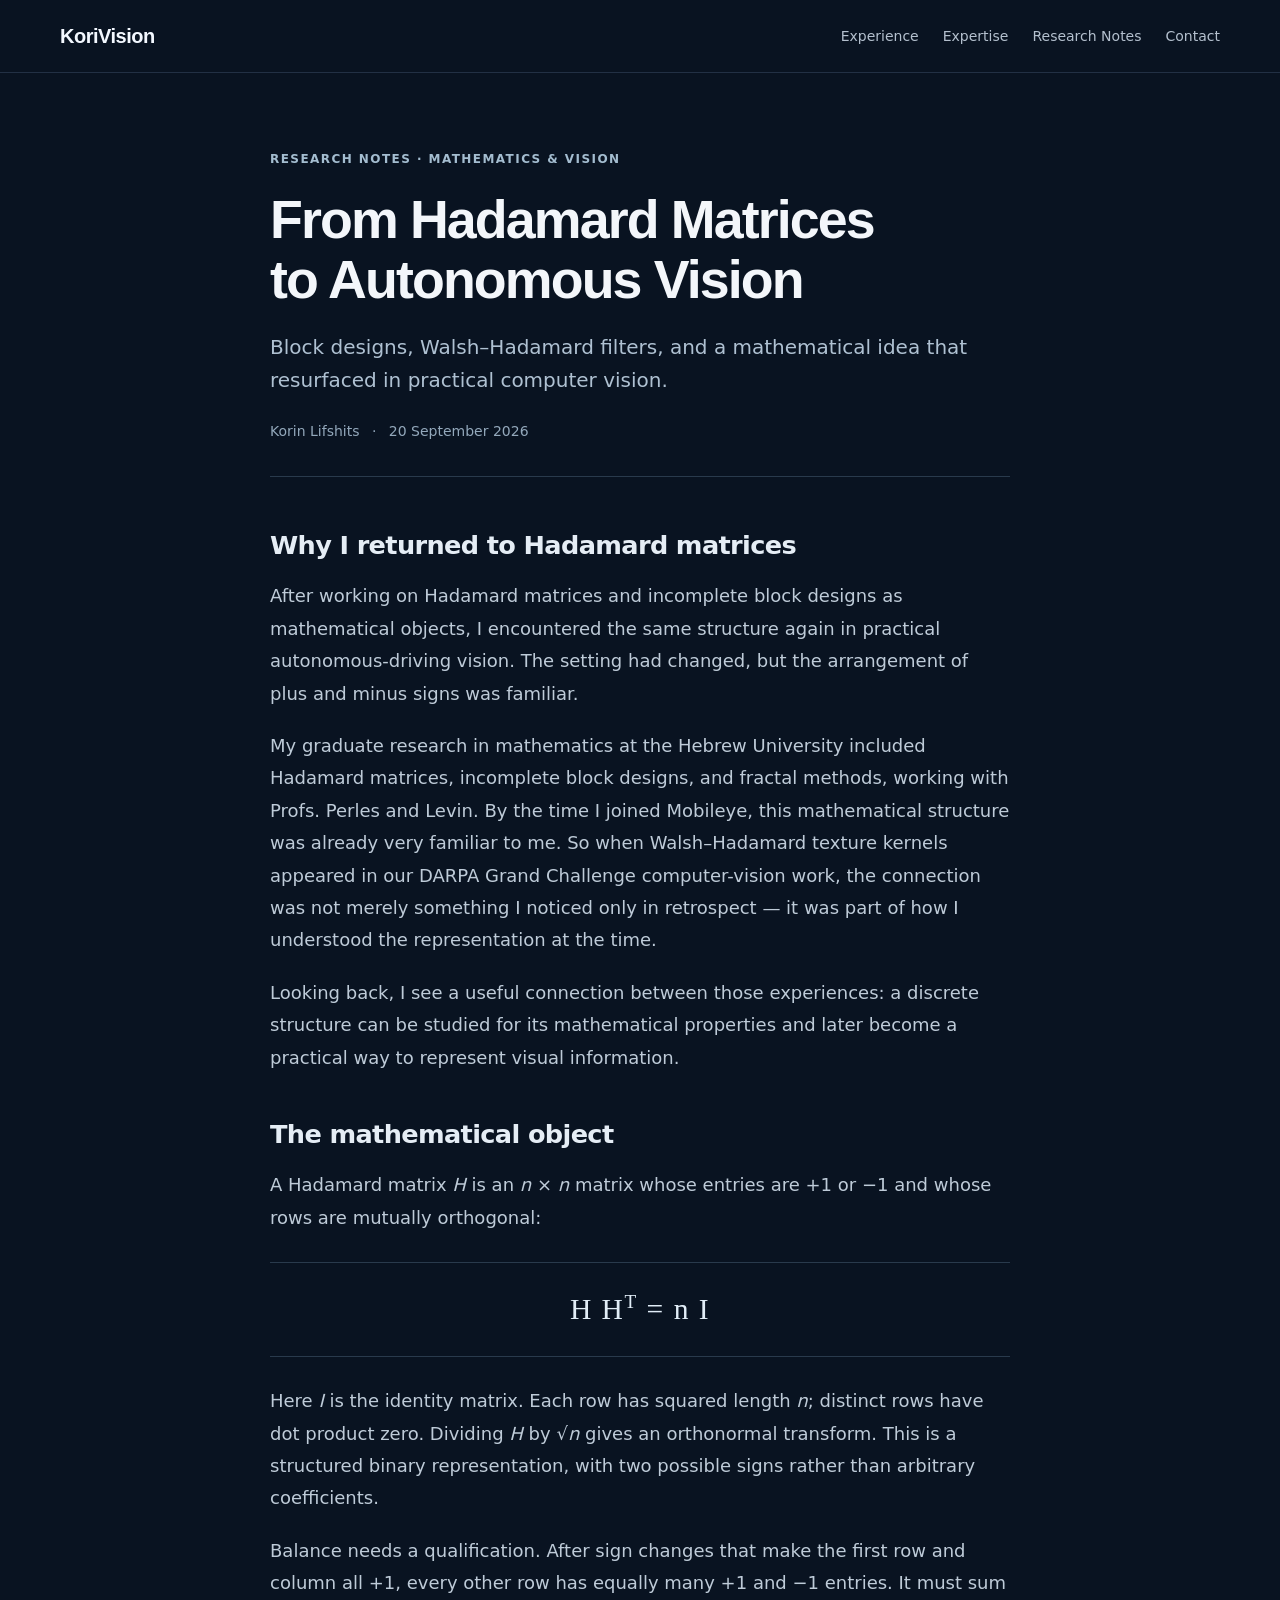
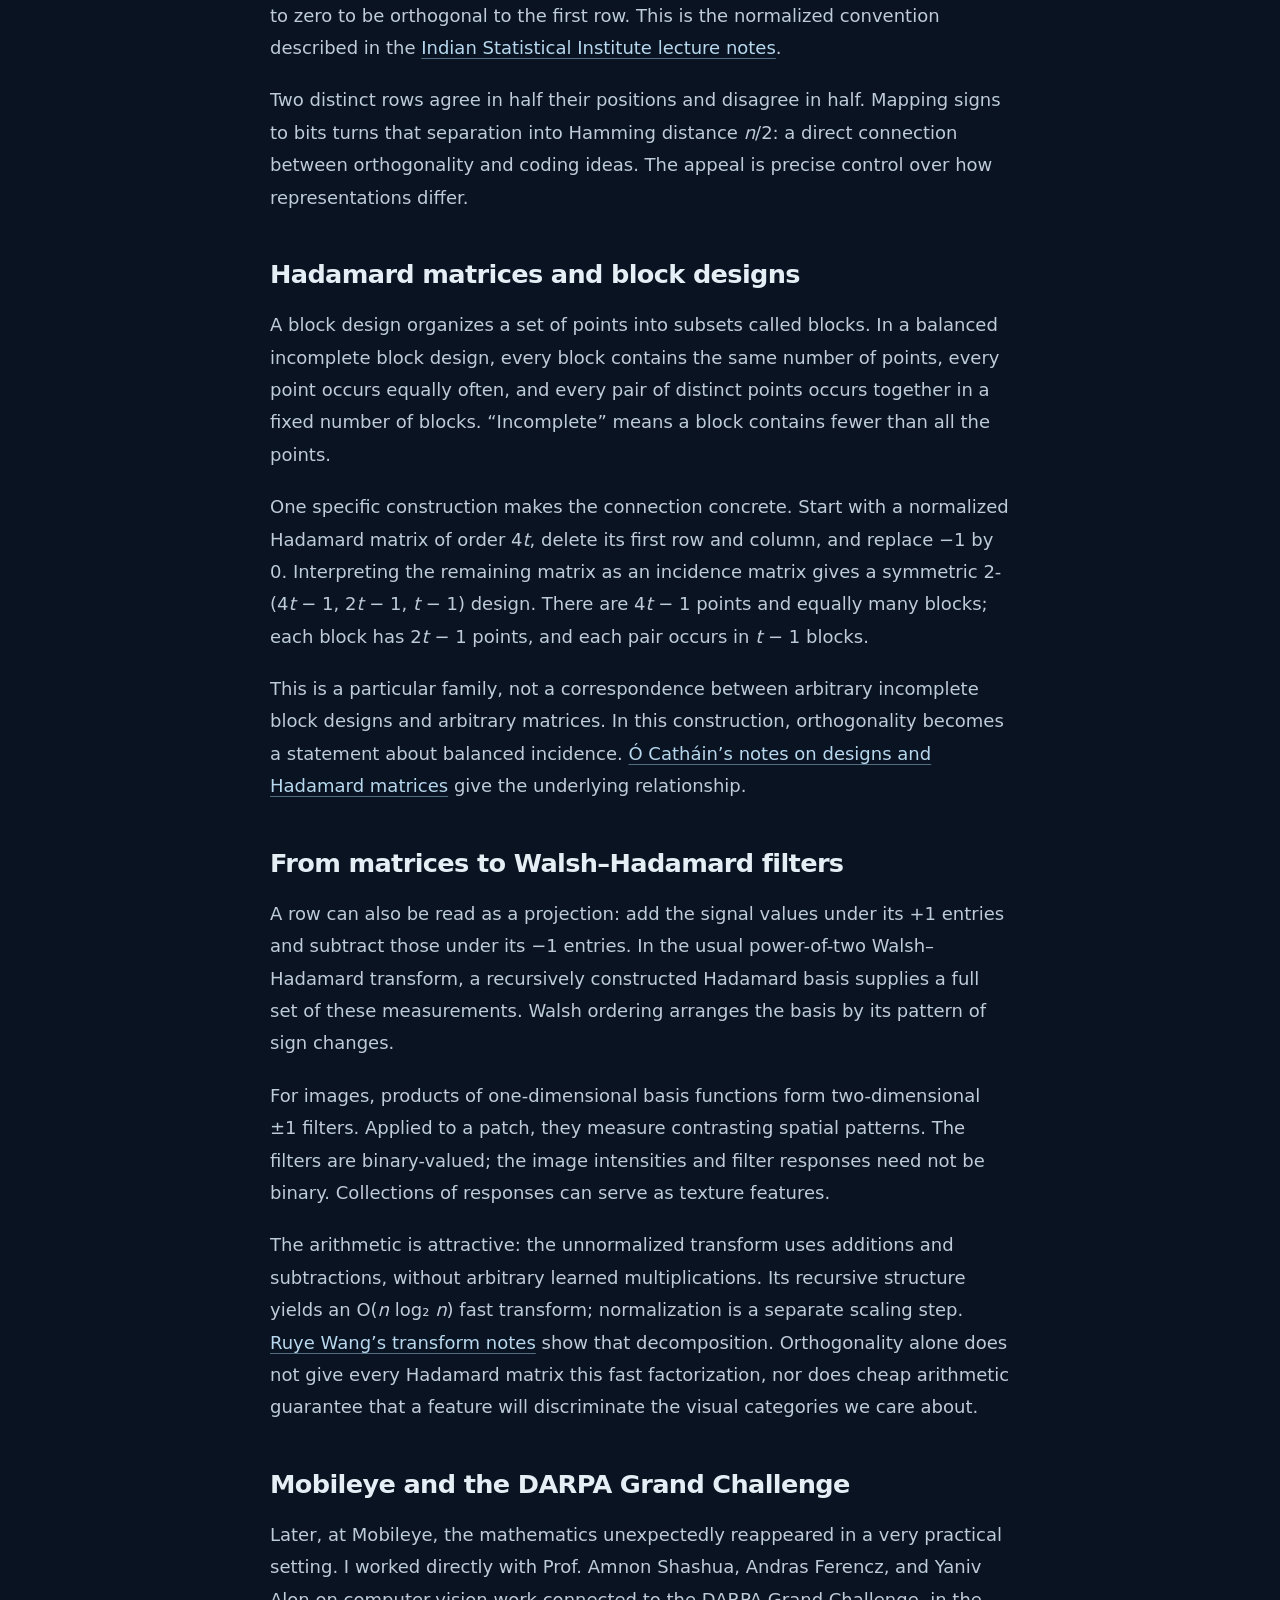
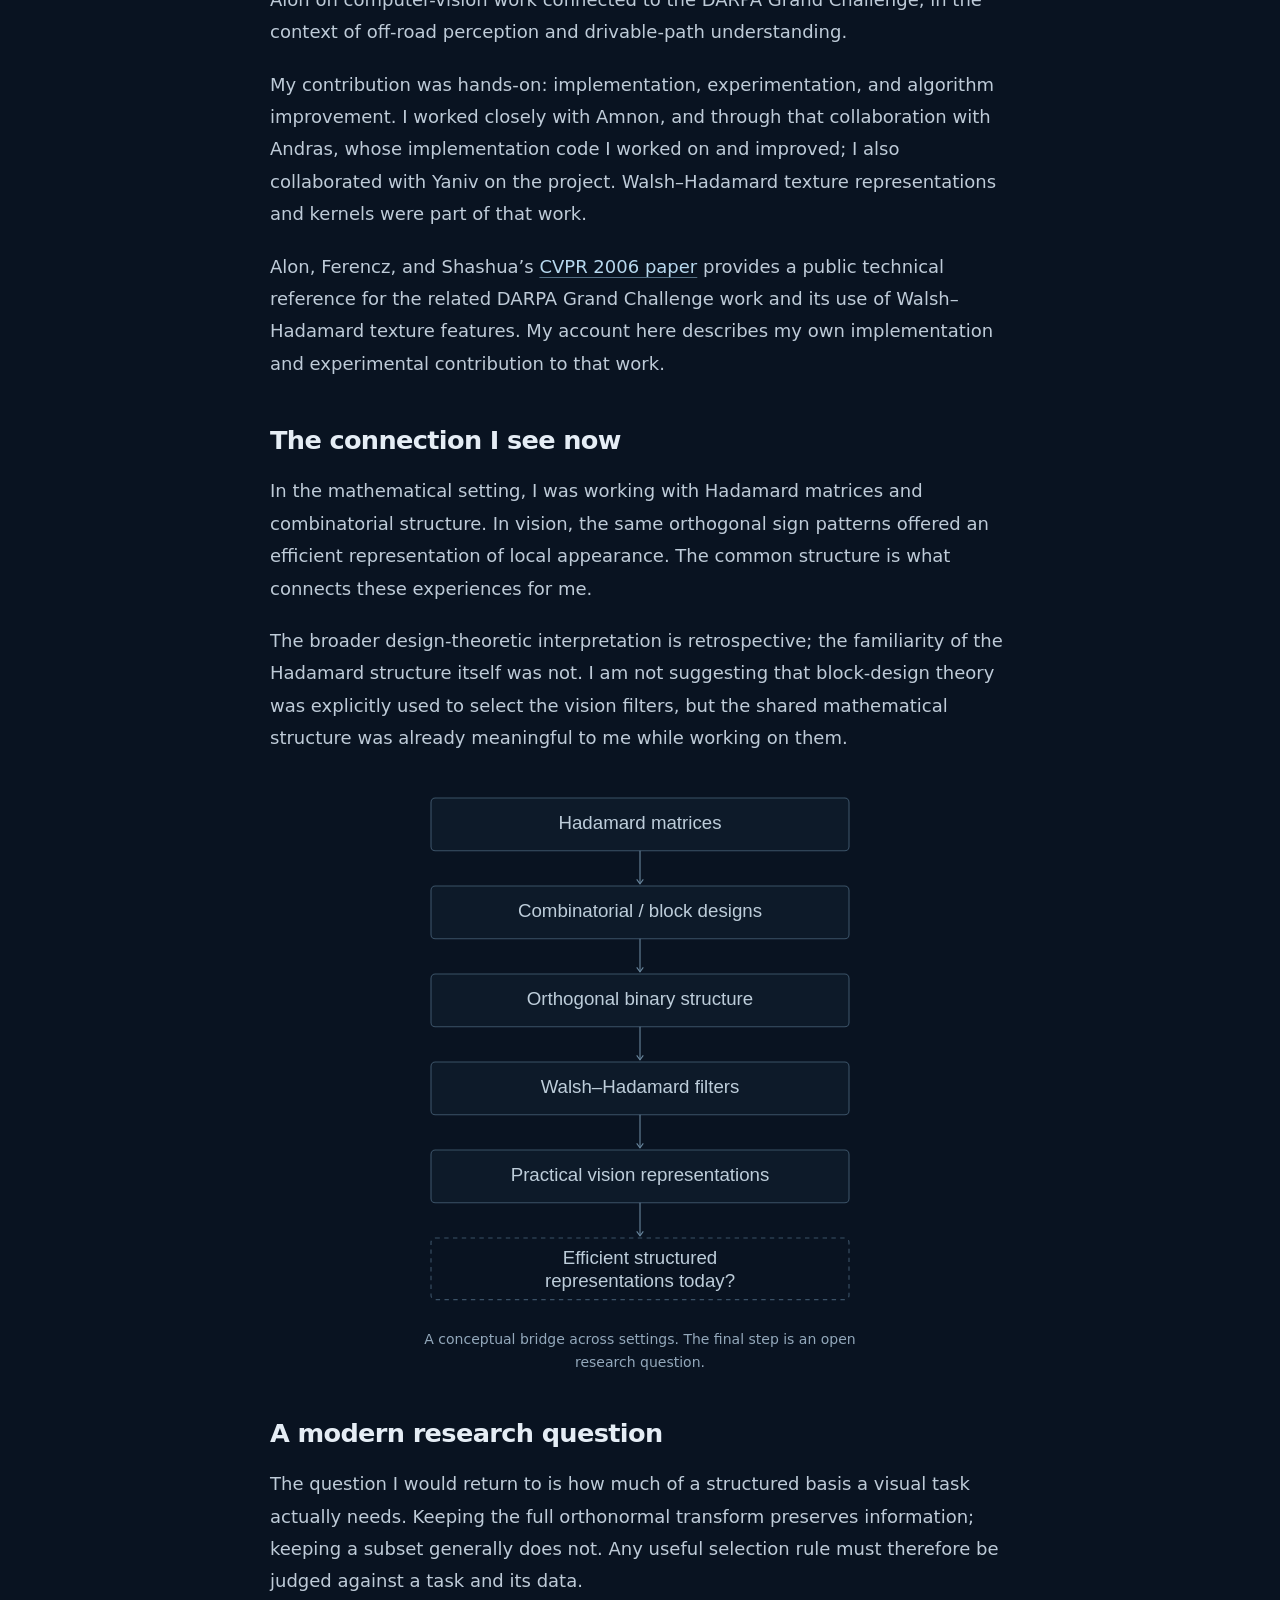
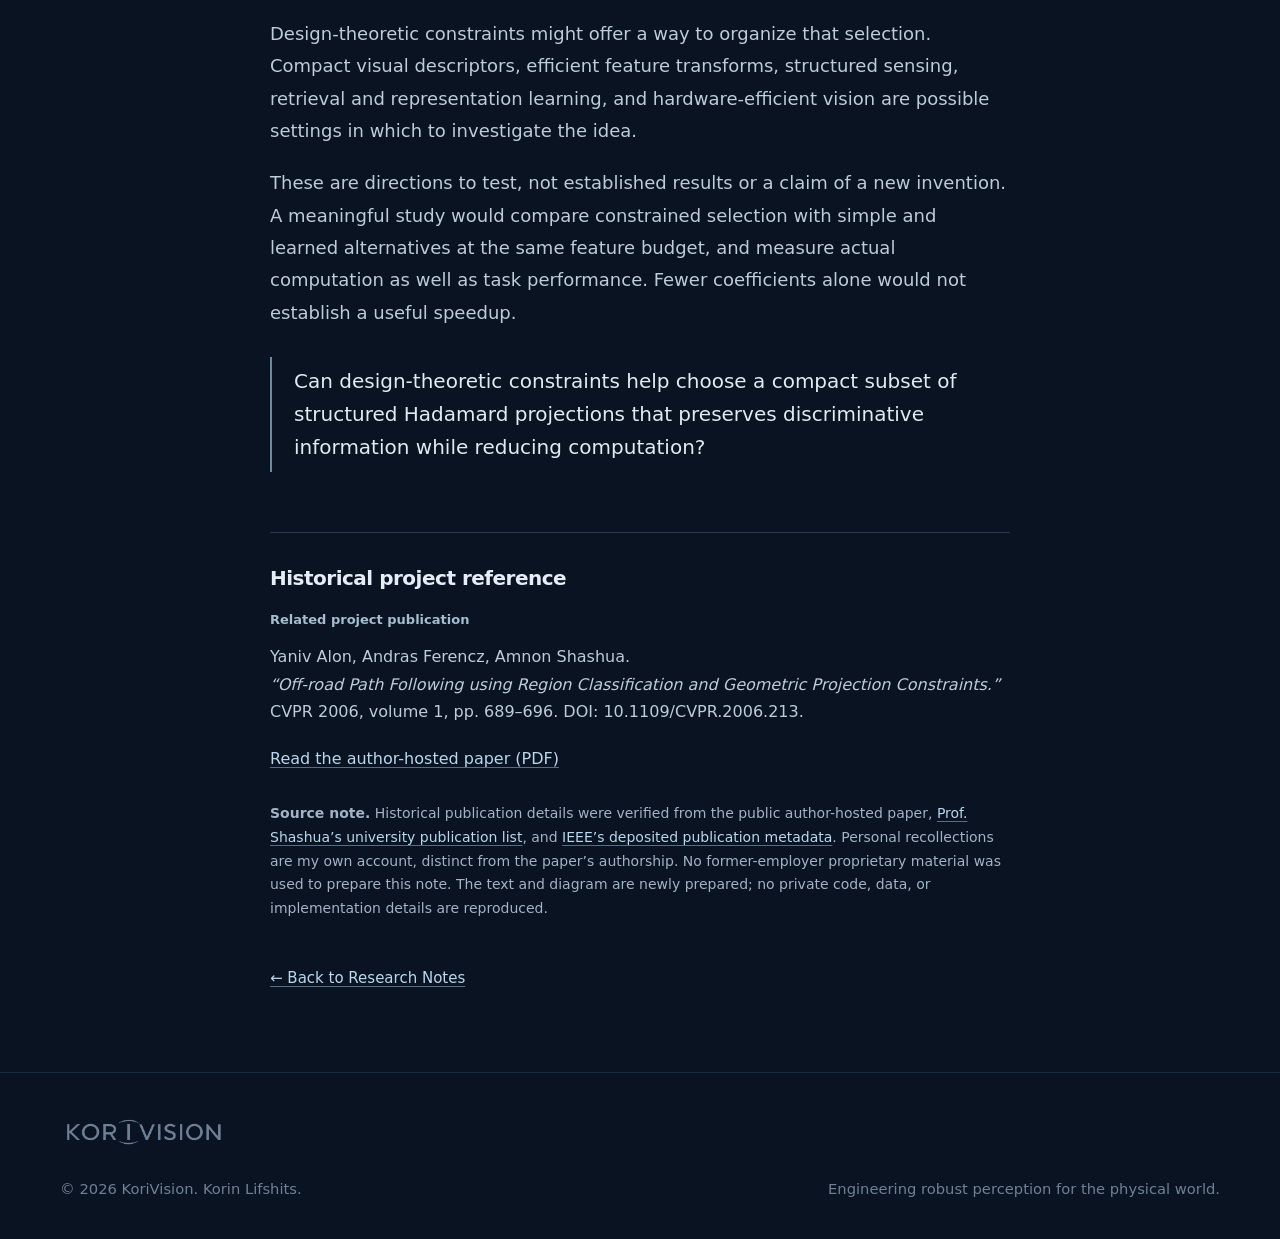
<file: research/hadamard-autonomous-vision.html>
<!DOCTYPE html>
<html lang="en">
<head>
  <meta charset="utf-8">
  <meta name="viewport" content="width=device-width, initial-scale=1">
  <title>From Hadamard Matrices to Autonomous Vision | KoriVision</title>
  <meta name="description" content="Korin Lifshits on Hadamard matrices, block designs, and Walsh–Hadamard texture representations in early autonomous-driving vision.">
  <meta name="author" content="Korin Lifshits">
  <meta name="theme-color" content="#07111f">
  <meta property="og:type" content="article">
  <meta property="og:title" content="From Hadamard Matrices to Autonomous Vision">
  <meta property="og:description" content="Block designs, Walsh–Hadamard filters, and a mathematical idea that resurfaced in practical computer vision.">
  <meta property="og:url" content="https://korivision.com/research/hadamard-autonomous-vision.html">
  <link rel="canonical" href="https://korivision.com/research/hadamard-autonomous-vision.html">
  <link rel="icon" href="/favicon.ico" sizes="16x16 32x32 48x48">
  <link rel="icon" type="image/png" sizes="16x16" href="/favicon-16x16.png">
  <link rel="icon" type="image/png" sizes="32x32" href="/favicon-32x32.png">
  <link rel="icon" type="image/svg+xml" sizes="any" href="/favicon.svg">
  <link rel="apple-touch-icon" sizes="180x180" href="/apple-touch-icon.png">
  <link rel="stylesheet" href="../styles.css">
  <link rel="stylesheet" href="research.css">
</head>
<body class="research-page">
  <a class="skip-link" href="#main">Skip to content</a>
  <header class="site-header" aria-label="Primary navigation">
    <nav class="nav container">
      <a class="wordmark" href="../index.html#top" aria-label="KoriVision home">KoriVision</a>
      <div class="nav-links" aria-label="Section links">
        <a href="../index.html#experience">Experience</a>
        <a href="../index.html#expertise">Expertise</a>
        <a href="../index.html#notes">Research Notes</a>
        <a href="../index.html#contact">Contact</a>
      </div>
      <details class="mobile-menu">
        <summary aria-controls="mobile-section-links">
          Menu
          <svg class="menu-icon" viewBox="0 0 20 20" width="20" height="20" aria-hidden="true">
            <path d="M3 6.5h14M3 13.5h14" />
          </svg>
        </summary>
        <div class="mobile-nav-links" id="mobile-section-links">
          <a href="../index.html#experience">Experience</a>
          <a href="../index.html#expertise">Expertise</a>
          <a href="../index.html#notes">Research Notes</a>
          <a href="../index.html#contact">Contact</a>
        </div>
      </details>
    </nav>
    <script>
      (() => {
        const menu = document.querySelector(".mobile-menu");
        const toggle = menu.querySelector("summary");
        menu.addEventListener("click", (event) => {
          const link = event.target.closest("a");
          if (!link) return;
          menu.open = false;
          const section = document.querySelector(link.hash);
          if (section) {
            // Keep keyboard navigation at the chosen section without changing it.
            const focusTarget = section.querySelector("a, button, [tabindex]");
            if (focusTarget) focusTarget.focus({ preventScroll: true });
          }
        });
        document.addEventListener("keydown", (event) => {
          if (event.key === "Escape" && menu.open) {
            menu.open = false;
            toggle.focus();
          }
        });
        document.addEventListener("pointerdown", (event) => {
          if (!menu.contains(event.target)) menu.open = false;
        });
        window.matchMedia("(min-width: 721px)").addEventListener("change", () => {
          menu.open = false;
        });
      })();
    </script>
  </header>
  <main id="main">
    <article class="research-article" aria-labelledby="article-title">
      <header class="article-heading">
        <p class="section-kicker">Research Notes · Mathematics &amp; Vision</p>
        <h1 id="article-title">From Hadamard Matrices to Autonomous Vision</h1>
        <p class="article-subtitle">Block designs, Walsh–Hadamard filters, and a mathematical idea that resurfaced in practical computer vision.</p>
        <p class="article-byline">Korin Lifshits <span aria-hidden="true">·</span> <time datetime="2026-09-20">20 September 2026</time></p>
      </header>

      <section aria-labelledby="why-hadamard">
        <h2 id="why-hadamard">Why I returned to Hadamard matrices</h2>
        <p>After working on Hadamard matrices and incomplete block designs as mathematical objects, I encountered the same structure again in practical autonomous-driving vision. The setting had changed, but the arrangement of plus and minus signs was familiar.</p>
        <p>My graduate research in mathematics at the Hebrew University included Hadamard matrices, incomplete block designs, and fractal methods, working with Profs. Perles and Levin. By the time I joined Mobileye, this mathematical structure was already very familiar to me. So when Walsh–Hadamard texture kernels appeared in our DARPA Grand Challenge computer-vision work, the connection was not merely something I noticed only in retrospect — it was part of how I understood the representation at the time.</p>
        <p>Looking back, I see a useful connection between those experiences: a discrete structure can be studied for its mathematical properties and later become a practical way to represent visual information.</p>
      </section>

      <section aria-labelledby="mathematical-object">
        <h2 id="mathematical-object">The mathematical object</h2>
        <p>A Hadamard matrix <var>H</var> is an <var>n</var> × <var>n</var> matrix whose entries are +1 or −1 and whose rows are mutually orthogonal:</p>
        <div class="equation" role="math" aria-label="H times H transpose equals n times the identity matrix">H H<sup>T</sup> = n I</div>
        <p>Here <var>I</var> is the identity matrix. Each row has squared length <var>n</var>; distinct rows have dot product zero. Dividing <var>H</var> by √<var>n</var> gives an orthonormal transform. This is a structured binary representation, with two possible signs rather than arbitrary coefficients.</p>
        <p>Balance needs a qualification. After sign changes that make the first row and column all +1, every other row has equally many +1 and −1 entries. It must sum to zero to be orthogonal to the first row. This is the normalized convention described in the <a href="https://www.isibang.ac.in/~d.yogesh/Course_Notes/DM1/Ch9.S7.html">Indian Statistical Institute lecture notes</a>.</p>
        <p>Two distinct rows agree in half their positions and disagree in half. Mapping signs to bits turns that separation into Hamming distance <var>n</var>/2: a direct connection between orthogonality and coding ideas. The appeal is precise control over how representations differ.</p>
      </section>

      <section aria-labelledby="block-designs">
        <h2 id="block-designs">Hadamard matrices and block designs</h2>
        <p>A block design organizes a set of points into subsets called blocks. In a balanced incomplete block design, every block contains the same number of points, every point occurs equally often, and every pair of distinct points occurs together in a fixed number of blocks. “Incomplete” means a block contains fewer than all the points.</p>
        <p>One specific construction makes the connection concrete. Start with a normalized Hadamard matrix of order 4<var>t</var>, delete its first row and column, and replace −1 by 0. Interpreting the remaining matrix as an incidence matrix gives a symmetric 2-(4<var>t</var> − 1, 2<var>t</var> − 1, <var>t</var> − 1) design. There are 4<var>t</var> − 1 points and equally many blocks; each block has 2<var>t</var> − 1 points, and each pair occurs in <var>t</var> − 1 blocks.</p>
        <p>This is a particular family, not a correspondence between arbitrary incomplete block designs and arbitrary matrices. In this construction, orthogonality becomes a statement about balanced incidence. <a href="https://maths.nuigalway.ie/~padraig/Docs/PadraigOCathainMaynooth.pdf">Ó Catháin’s notes on designs and Hadamard matrices</a> give the underlying relationship.</p>
      </section>

      <section aria-labelledby="walsh-filters">
        <h2 id="walsh-filters">From matrices to Walsh–Hadamard filters</h2>
        <p>A row can also be read as a projection: add the signal values under its +1 entries and subtract those under its −1 entries. In the usual power-of-two Walsh–Hadamard transform, a recursively constructed Hadamard basis supplies a full set of these measurements. Walsh ordering arranges the basis by its pattern of sign changes.</p>
        <p>For images, products of one-dimensional basis functions form two-dimensional ±1 filters. Applied to a patch, they measure contrasting spatial patterns. The filters are binary-valued; the image intensities and filter responses need not be binary. Collections of responses can serve as texture features.</p>
        <p>The arithmetic is attractive: the unnormalized transform uses additions and subtractions, without arbitrary learned multiplications. Its recursive structure yields an O(<var>n</var> log₂ <var>n</var>) fast transform; normalization is a separate scaling step. <a href="https://pages.hmc.edu/ruye/e161/lectures/wht/node2.html">Ruye Wang’s transform notes</a> show that decomposition. Orthogonality alone does not give every Hadamard matrix this fast factorization, nor does cheap arithmetic guarantee that a feature will discriminate the visual categories we care about.</p>
      </section>

      <section aria-labelledby="mobileye-darpa">
        <h2 id="mobileye-darpa">Mobileye and the DARPA Grand Challenge</h2>
        <p>Later, at Mobileye, the mathematics unexpectedly reappeared in a very practical setting. I worked directly with Prof. Amnon Shashua, Andras Ferencz, and Yaniv Alon on computer-vision work connected to the DARPA Grand Challenge, in the context of off-road perception and drivable-path understanding.</p>
        <p>My contribution was hands-on: implementation, experimentation, and algorithm improvement. I worked closely with Amnon, and through that collaboration with Andras, whose implementation code I worked on and improved; I also collaborated with Yaniv on the project. Walsh–Hadamard texture representations and kernels were part of that work.</p>
        <p>Alon, Ferencz, and Shashua’s <a href="https://www.cs.huji.ac.il/~shashua/papers/cvpr06-final.pdf">CVPR 2006 paper</a> provides a public technical reference for the related DARPA Grand Challenge work and its use of Walsh–Hadamard texture features. My account here describes my own implementation and experimental contribution to that work.</p>
      </section>

      <section aria-labelledby="connection-now">
        <h2 id="connection-now">The connection I see now</h2>
        <p>In the mathematical setting, I was working with Hadamard matrices and combinatorial structure. In vision, the same orthogonal sign patterns offered an efficient representation of local appearance. The common structure is what connects these experiences for me.</p>
        <p>The broader design-theoretic interpretation is retrospective; the familiarity of the Hadamard structure itself was not. I am not suggesting that block-design theory was explicitly used to select the vision filters, but the shared mathematical structure was already meaningful to me while working on them.</p>
        <figure class="structure-diagram">
          <svg viewBox="0 0 400 476" role="img" aria-labelledby="structure-title structure-description">
            <title id="structure-title">A connection across mathematical and engineering settings</title>
            <desc id="structure-description">Hadamard matrices, combinatorial and block designs, orthogonal binary structure, Walsh–Hadamard filters, practical vision representations, and a question about efficient structured representations today. The arrows show a conceptual connection, not a historical derivation.</desc>
            <defs>
              <marker id="note-arrow" viewBox="0 0 8 8" refX="6" refY="4" markerWidth="8" markerHeight="8" orient="auto">
                <path d="M2 1l4 3-4 3" />
              </marker>
            </defs>
            <g class="structure-boxes">
              <rect x="10" y="10" width="380" height="48" rx="4" />
              <rect x="10" y="90" width="380" height="48" rx="4" />
              <rect x="10" y="170" width="380" height="48" rx="4" />
              <rect x="10" y="250" width="380" height="48" rx="4" />
              <rect x="10" y="330" width="380" height="48" rx="4" />
              <rect class="open-question" x="10" y="410" width="380" height="56" rx="4" />
            </g>
            <g class="structure-arrows" marker-end="url(#note-arrow)">
              <path d="M200 58v30" /><path d="M200 138v30" /><path d="M200 218v30" />
              <path d="M200 298v30" /><path d="M200 378v30" />
            </g>
            <g class="structure-labels">
              <text x="200" y="34">Hadamard matrices</text>
              <text x="200" y="114">Combinatorial / block designs</text>
              <text x="200" y="194">Orthogonal binary structure</text>
              <text x="200" y="274">Walsh–Hadamard filters</text>
              <text x="200" y="354">Practical vision representations</text>
              <text x="200" y="429">Efficient structured</text>
              <text x="200" y="450">representations today?</text>
            </g>
          </svg>
          <figcaption>A conceptual bridge across settings. The final step is an open research question.</figcaption>
        </figure>
      </section>

      <section aria-labelledby="research-question">
        <h2 id="research-question">A modern research question</h2>
        <p>The question I would return to is how much of a structured basis a visual task actually needs. Keeping the full orthonormal transform preserves information; keeping a subset generally does not. Any useful selection rule must therefore be judged against a task and its data.</p>
        <p>Design-theoretic constraints might offer a way to organize that selection. Compact visual descriptors, efficient feature transforms, structured sensing, retrieval and representation learning, and hardware-efficient vision are possible settings in which to investigate the idea.</p>
        <p>These are directions to test, not established results or a claim of a new invention. A meaningful study would compare constrained selection with simple and learned alternatives at the same feature budget, and measure actual computation as well as task performance. Fewer coefficients alone would not establish a useful speedup.</p>
        <p class="research-question">Can design-theoretic constraints help choose a compact subset of structured Hadamard projections that preserves discriminative information while reducing computation?</p>
      </section>

      <aside class="article-references" aria-labelledby="historical-reference">
        <h2 id="historical-reference">Historical project reference</h2>
        <p class="reference-label">Related project publication</p>
        <p>Yaniv Alon, Andras Ferencz, Amnon Shashua.<br>
          <cite>“Off-road Path Following using Region Classification and Geometric Projection Constraints.”</cite><br>
          CVPR 2006, volume 1, pp. 689–696. DOI: 10.1109/CVPR.2006.213.</p>
        <p><a href="https://www.cs.huji.ac.il/~shashua/papers/cvpr06-final.pdf">Read the author-hosted paper (PDF)</a></p>
        <p class="source-note"><strong>Source note.</strong> Historical publication details were verified from the public author-hosted paper, <a href="https://pages.cs.huji.ac.il/shashua/pages/publications.html">Prof. Shashua’s university publication list</a>, and <a href="https://api.crossref.org/works/10.1109/CVPR.2006.213">IEEE’s deposited publication metadata</a>. Personal recollections are my own account, distinct from the paper’s authorship. No former-employer proprietary material was used to prepare this note. The text and diagram are newly prepared; no private code, data, or implementation details are reproduced.</p>
      </aside>
      <p class="article-return"><a href="../index.html#notes">← Back to Research Notes</a></p>
    </article>
  </main>
  <footer class="footer">
    <div class="container footer-logo-row">
      <span class="footer-logo" role="img" aria-label="KORIVISION"></span>
    </div>
    <div class="container footer-inner">
      <p>© 2026 KoriVision. Korin Lifshits.</p>
      <p>Engineering robust perception for the physical world.</p>
    </div>
  </footer>
</body>
</html>
</file>
<file: styles.css>
:root {
  --bg: #07111f;
  --bg-deep: #040911;
  --panel: rgba(14, 28, 48, 0.78);
  --panel-strong: rgba(18, 36, 61, 0.92);
  --text: #f3f8ff;
  --muted: #a9b8c9;
  --subtle: #6f8196;
  --line: rgba(132, 197, 255, 0.18);
  --accent: #21d4ff;
  --accent-strong: #69e6ff;
  --shadow: 0 30px 80px rgba(0, 0, 0, 0.36);
  --radius: 24px;
  --max-width: 1160px;
}

* {
  box-sizing: border-box;
}

html {
  scroll-behavior: smooth;
}

body {
  margin: 0;
  min-height: 100vh;
  color: var(--text);
  background:
    radial-gradient(circle at 18% 10%, rgba(33, 212, 255, 0.16), transparent 30rem),
    radial-gradient(circle at 85% 18%, rgba(70, 111, 255, 0.11), transparent 34rem),
    linear-gradient(135deg, var(--bg-deep), var(--bg) 44%, #0a1627);
  font-family: Inter, ui-sans-serif, system-ui, -apple-system, BlinkMacSystemFont, "Segoe UI", sans-serif;
  line-height: 1.6;
}

body::before {
  position: fixed;
  inset: 0;
  z-index: -1;
  content: "";
  background-image:
    linear-gradient(rgba(132, 197, 255, 0.055) 1px, transparent 1px),
    linear-gradient(90deg, rgba(132, 197, 255, 0.055) 1px, transparent 1px);
  background-size: 44px 44px;
  mask-image: linear-gradient(to bottom, rgba(0, 0, 0, 0.9), transparent 82%);
}

a {
  color: inherit;
  text-decoration: none;
}

p,
h1,
h2,
h3 {
  margin-top: 0;
}

.container {
  width: min(100% - 32px, var(--max-width));
  margin-inline: auto;
}

.skip-link {
  position: absolute;
  left: 1rem;
  top: -4rem;
  z-index: 20;
  padding: 0.7rem 1rem;
  color: var(--bg-deep);
  background: var(--accent);
  border-radius: 999px;
  transition: top 0.2s ease;
}

.skip-link:focus {
  top: 1rem;
}

.site-header {
  position: sticky;
  top: 0;
  z-index: 10;
  border-bottom: 1px solid rgba(132, 197, 255, 0.12);
  background: rgba(4, 9, 17, 0.74);
  backdrop-filter: blur(18px);
}

.nav {
  display: flex;
  align-items: center;
  justify-content: space-between;
  gap: 1.2rem;
  min-height: 74px;
}

.wordmark {
  display: inline-flex;
  align-items: baseline;
  gap: 0.01em;
  color: var(--text);
  font-size: 1.06rem;
  font-weight: 750;
  letter-spacing: 0.08em;
  text-transform: uppercase;
}

.lens-i {
  position: relative;
  color: transparent;
  width: 0.55em;
}

.lens-i::before {
  position: absolute;
  left: 50%;
  top: 52%;
  width: 0.45em;
  height: 0.45em;
  content: "";
  border: 1.5px solid var(--accent);
  border-radius: 50%;
  box-shadow: 0 0 16px rgba(33, 212, 255, 0.6);
  transform: translate(-50%, -50%);
}

.nav-links {
  display: flex;
  flex-wrap: wrap;
  justify-content: flex-end;
  gap: 0.2rem;
}

.nav-links a {
  padding: 0.58rem 0.76rem;
  color: var(--muted);
  border-radius: 999px;
  font-size: 0.9rem;
  transition: color 0.2s ease, background-color 0.2s ease;
}

.nav-links a:hover,
.nav-links a:focus-visible {
  color: var(--text);
  background: rgba(33, 212, 255, 0.1);
  outline: none;
}

.section {
  padding: clamp(4.5rem, 8vw, 8rem) 0;
}

.section-muted {
  border-block: 1px solid rgba(132, 197, 255, 0.12);
  background: rgba(2, 8, 16, 0.28);
}

.hero {
  position: relative;
  overflow: hidden;
  padding-top: clamp(5.5rem, 9vw, 9rem);
}

.hero::after {
  position: absolute;
  right: -18rem;
  bottom: 3rem;
  width: 40rem;
  height: 40rem;
  content: "";
  border: 1px solid rgba(33, 212, 255, 0.14);
  border-radius: 50%;
  box-shadow: inset 0 0 70px rgba(33, 212, 255, 0.05);
}

.hero-grid,
.split {
  display: grid;
  grid-template-columns: minmax(0, 1.05fr) minmax(280px, 0.95fr);
  gap: clamp(2rem, 6vw, 5rem);
  align-items: center;
}

.eyebrow,
.section-kicker {
  margin-bottom: 1rem;
  color: var(--accent-strong);
  font-size: 0.78rem;
  font-weight: 720;
  letter-spacing: 0.16em;
  text-transform: uppercase;
}

h1 {
  max-width: 870px;
  margin-bottom: 1.35rem;
  font-size: clamp(3rem, 8vw, 6.9rem);
  line-height: 0.92;
  letter-spacing: -0.075em;
}

h2 {
  margin-bottom: 1rem;
  color: var(--text);
  font-size: clamp(2rem, 4vw, 3.5rem);
  line-height: 1.02;
  letter-spacing: -0.045em;
}

h3 {
  margin-bottom: 0.55rem;
  color: var(--text);
  font-size: 1.08rem;
  line-height: 1.25;
}

.hero-subtitle {
  max-width: 760px;
  color: #c8d5e5;
  font-size: clamp(1.05rem, 2vw, 1.34rem);
}

.hero-actions {
  display: flex;
  flex-wrap: wrap;
  gap: 0.8rem;
  margin-top: 2rem;
}

.button {
  display: inline-flex;
  align-items: center;
  justify-content: center;
  min-height: 46px;
  padding: 0.72rem 1rem;
  color: var(--text);
  border: 1px solid rgba(132, 197, 255, 0.24);
  border-radius: 999px;
  background: rgba(255, 255, 255, 0.035);
  font-weight: 680;
  transition: border-color 0.2s ease, background-color 0.2s ease, transform 0.2s ease;
}

.button:hover,
.button:focus-visible {
  border-color: rgba(33, 212, 255, 0.72);
  background: rgba(33, 212, 255, 0.1);
  outline: none;
  transform: translateY(-1px);
}

.button-primary {
  color: #00131d;
  border-color: transparent;
  background: linear-gradient(135deg, var(--accent), #87efff);
  box-shadow: 0 0 36px rgba(33, 212, 255, 0.22);
}

.signal-panel {
  position: relative;
  min-height: 420px;
  padding: 1.2rem;
  border: 1px solid var(--line);
  border-radius: var(--radius);
  background:
    linear-gradient(145deg, rgba(255, 255, 255, 0.08), rgba(255, 255, 255, 0.02)),
    rgba(9, 21, 38, 0.72);
  box-shadow: var(--shadow);
  overflow: hidden;
}

.panel-orbit {
  position: absolute;
  inset: 13%;
  border: 1px solid rgba(33, 212, 255, 0.22);
  border-radius: 50%;
}

.panel-orbit::before,
.panel-orbit::after {
  position: absolute;
  content: "";
  border-radius: 50%;
}

.panel-orbit::before {
  inset: 23%;
  border: 1px dashed rgba(169, 184, 201, 0.28);
}

.panel-orbit::after {
  left: 50%;
  top: 50%;
  width: 0.62rem;
  height: 0.62rem;
  background: var(--accent);
  box-shadow: 0 0 28px var(--accent);
  transform: translate(-50%, -50%);
}

.panel-grid {
  position: absolute;
  inset: 1.2rem;
  display: grid;
  grid-template-columns: repeat(4, 1fr);
  gap: 0.7rem;
  opacity: 0.72;
}

.panel-grid span {
  border: 1px solid rgba(132, 197, 255, 0.14);
  border-radius: 14px;
  background: rgba(255, 255, 255, 0.025);
}

.signal-panel p {
  position: absolute;
  left: 1.4rem;
  right: 1.4rem;
  bottom: 1.2rem;
  margin: 0;
  color: var(--subtle);
  font-family: ui-monospace, SFMono-Regular, Menlo, Monaco, Consolas, monospace;
  font-size: 0.79rem;
  letter-spacing: 0.08em;
  text-transform: uppercase;
}

.prose p,
.section-heading p,
.card p,
.case-card p,
.contact-card p {
  color: var(--muted);
}

.prose p {
  font-size: 1.05rem;
}

.section-heading {
  max-width: 760px;
  margin-bottom: 2rem;
}

.section-heading.compact {
  max-width: 820px;
}

.card-grid {
  display: grid;
  gap: 1rem;
}

.card-grid.four {
  grid-template-columns: repeat(4, minmax(0, 1fr));
}

.card,
.case-card,
.contact-card {
  border: 1px solid var(--line);
  background: var(--panel);
  box-shadow: 0 18px 55px rgba(0, 0, 0, 0.18);
}

.card {
  min-height: 210px;
  padding: 1.3rem;
  border-radius: 22px;
}

.card::before {
  display: block;
  width: 2.3rem;
  height: 2px;
  margin-bottom: 1.2rem;
  content: "";
  background: var(--accent);
  box-shadow: 0 0 14px rgba(33, 212, 255, 0.7);
}

.case-list {
  display: grid;
  gap: 0.85rem;
}

.case-card {
  display: grid;
  grid-template-columns: 54px minmax(0, 1fr);
  gap: 1rem;
  padding: 1.1rem;
  border-radius: 20px;
}

.case-card span {
  color: var(--accent);
  font-family: ui-monospace, SFMono-Regular, Menlo, Monaco, Consolas, monospace;
  font-size: 0.88rem;
}

.note-grid {
  display: grid;
  grid-template-columns: repeat(3, minmax(0, 1fr));
  gap: 0.85rem;
}

.note-grid a {
  padding: 1rem;
  color: #dbe8f6;
  border: 1px solid var(--line);
  border-radius: 18px;
  background: rgba(255, 255, 255, 0.035);
  transition: border-color 0.2s ease, background-color 0.2s ease;
}

.note-grid a:hover,
.note-grid a:focus-visible {
  border-color: rgba(33, 212, 255, 0.65);
  background: rgba(33, 212, 255, 0.08);
  outline: none;
}

.case-card p,
.card p {
  margin-bottom: 0;
}

.contact-section {
  padding-top: clamp(3.5rem, 6vw, 6rem);
}

.contact-card {
  display: grid;
  grid-template-columns: minmax(0, 1fr) auto;
  gap: 2rem;
  align-items: center;
  padding: clamp(1.3rem, 4vw, 2.4rem);
  border-radius: var(--radius);
  background:
    linear-gradient(135deg, rgba(33, 212, 255, 0.12), transparent 45%),
    var(--panel-strong);
}

.contact-links {
  display: grid;
  gap: 0.65rem;
  min-width: 210px;
}

.contact-links a {
  padding: 0.8rem 0.95rem;
  color: var(--text);
  border: 1px solid rgba(132, 197, 255, 0.24);
  border-radius: 14px;
  background: rgba(0, 0, 0, 0.16);
}

.contact-links a:hover,
.contact-links a:focus-visible {
  border-color: var(--accent);
  outline: none;
}

.footer {
  padding: 2rem 0 2.4rem;
  color: var(--subtle);
  border-top: 1px solid rgba(132, 197, 255, 0.12);
}

.footer-inner {
  display: flex;
  justify-content: space-between;
  gap: 1rem;
}

.footer p {
  margin: 0;
  font-size: 0.92rem;
}

@media (max-width: 980px) {
  .hero-grid,
  .split,
  .contact-card {
    grid-template-columns: 1fr;
  }

  .card-grid.four,
  .note-grid {
    grid-template-columns: repeat(2, minmax(0, 1fr));
  }

  .signal-panel {
    min-height: 320px;
  }
}

@media (max-width: 720px) {
  .container {
    width: min(100% - 24px, var(--max-width));
  }

  .nav {
    align-items: flex-start;
    flex-direction: column;
    padding: 0.9rem 0;
  }

  .nav-links {
    justify-content: flex-start;
  }

  .nav-links a {
    padding: 0.45rem 0.58rem;
    font-size: 0.84rem;
  }

  .section {
    padding: 4rem 0;
  }

  .hero {
    padding-top: 4.6rem;
  }

  h1 {
    font-size: clamp(2.8rem, 16vw, 4.8rem);
  }

  .hero-actions,
  .contact-links {
    width: 100%;
  }

  .button {
    flex: 1 1 46%;
  }

  .card-grid.four,
  .note-grid {
    grid-template-columns: 1fr;
  }

  .case-card {
    grid-template-columns: 1fr;
  }

  .footer-inner {
    flex-direction: column;
  }
}

@media (prefers-reduced-motion: reduce) {
  *,
  *::before,
  *::after {
    scroll-behavior: auto !important;
    transition-duration: 0.01ms !important;
    animation-duration: 0.01ms !important;
    animation-iteration-count: 1 !important;
  }
}

/* Header and hero refinement. All following styles are scoped to these areas. */
.site-header {
  background: #091321;
  backdrop-filter: none;
  border-bottom-color: #223044;
}

.site-header .nav {
  min-height: 72px;
  gap: 1.5rem;
}

.site-header .wordmark {
  display: inline;
  font-family: "Segoe UI", Arial, sans-serif;
  font-size: 1.25rem;
  font-weight: 600;
  letter-spacing: -0.025em;
  text-transform: none;
}

.site-header .nav-links {
  gap: 1.5rem;
}

.site-header .nav-links a {
  display: inline-flex;
  align-items: center;
  min-height: 44px;
  padding: 0.5rem 0;
  border-radius: 0;
  color: #b4c0ce;
  font-size: 0.875rem;
}

.site-header .nav-links a:hover,
.site-header .nav-links a:focus-visible {
  color: #f3f8ff;
  background: none;
  text-decoration: underline;
  text-underline-offset: 0.35em;
}

.site-header a:focus-visible,
.hero .button:focus-visible {
  outline: 2px solid #a9c5da;
  outline-offset: 5px;
}

.hero {
  padding: 88px 0 84px;
  overflow: visible;
  background: #091321;
  border-bottom: 1px solid #223044;
}

.hero::after {
  content: none;
}

.hero .hero-composition {
  display: grid;
  grid-template-columns: minmax(0, 3fr) minmax(0, 2fr);
  align-items: center;
  gap: 48px;
}

.hero .hero-copy {
  min-width: 0;
}

.hero h1 {
  max-width: none;
  margin: 0 0 14px;
  color: #f3f6fa;
  font-family: "Segoe UI", Arial, sans-serif;
  font-size: clamp(4.75rem, 5.56vw, 5rem);
  font-weight: 600;
  line-height: 1.12;
  letter-spacing: -0.035em;
}

.hero .hero-role {
  margin: 0 0 22px;
  color: #d5dfe9;
  font-size: clamp(1.875rem, 2.3vw, 2rem);
  font-weight: 400;
  line-height: 1.4;
  letter-spacing: -0.015em;
  text-wrap: balance;
}

.hero .hero-specializations {
  margin: 0 0 24px;
  color: #a4bdd0;
  font-size: 1.1875rem;
  font-weight: 400;
  line-height: 1.65;
  letter-spacing: 0.005em;
}

.hero .hero-role-group {
  display: inline-block;
}

.hero .hero-description {
  max-width: 650px;
  margin: 0;
  color: #b4c0ce;
  font-size: 1.25rem;
  line-height: 1.65;
}

.hero .hero-actions {
  gap: 12px;
  margin-top: 32px;
}

.hero .button {
  min-height: 44px;
  padding: 0.55rem 1rem;
  border: 1px solid #344458;
  border-radius: 4px;
  background: transparent;
  color: #ccd7e3;
  font-size: 0.875rem;
  font-weight: 500;
  line-height: 1.5;
  box-shadow: none;
  transition: color 0.15s ease, background-color 0.15s ease, border-color 0.15s ease;
}

.hero .button-primary {
  border-color: #49627a;
  background: #253d52;
  color: #f3f6fa;
}

.hero .button:hover,
.hero .button:focus-visible {
  border-color: #8aa5bc;
  background: #1c2d3f;
  color: #fff;
  transform: none;
}

@media (max-width: 720px) {
  .site-header .container,
  .hero .container {
    width: calc(100% - 48px);
  }

  .site-header .nav {
    gap: 6px;
    min-height: 0;
    padding: 14px 0 8px;
  }

  .site-header .wordmark {
    font-size: 1.125rem;
  }

  .site-header .nav-links {
    width: 100%;
    justify-content: space-between;
    gap: 8px;
  }

  .site-header .nav-links a {
    font-size: 0.8125rem;
  }

  .hero {
    padding: 44px 0 48px;
  }

  .hero h1 {
    margin-bottom: 14px;
    font-size: clamp(2.25rem, 11.3vw, 3rem);
    line-height: 1.12;
  }

  .hero .hero-role {
    max-width: 360px;
    margin-bottom: 20px;
    font-size: 1.375rem;
    line-height: 1.4;
  }

  .hero .hero-specializations {
    max-width: 360px;
    margin-bottom: 22px;
    font-size: 1rem;
    line-height: 1.65;
    text-wrap: pretty;
  }

  .hero .hero-specialization-break,
  .hero .hero-description-break {
    display: none;
  }

  .hero .hero-description {
    font-size: 1.125rem;
    line-height: 1.6;
    text-wrap: pretty;
  }

  .hero .hero-actions {
    display: grid;
    grid-template-columns: repeat(2, minmax(0, 1fr));
    gap: 10px;
    margin-top: 28px;
  }

  .hero .button {
    min-width: 0;
    padding-inline: 10px;
  }
}

/* Final polish: desktop schematic and a compact, native mobile menu. */
.hero .perception-visual {
  width: 100%;
  max-width: 460px;
  margin: 0;
  padding-top: 6px;
  justify-self: end;
}

.hero .perception-visual svg {
  display: block;
  width: 100%;
  height: auto;
  overflow: visible;
}

.hero .flow-boxes {
  fill: none;
  stroke: #3b5267;
  stroke-width: 1;
}

.hero .flow-lines,
.hero #flow-arrow path {
  fill: none;
  stroke: #58748b;
  stroke-width: 1;
  stroke-linejoin: round;
}

.hero .flow-labels {
  fill: #a5b7c8;
  font-family: "Segoe UI", Arial, sans-serif;
  font-size: 14px;
  text-anchor: middle;
  dominant-baseline: middle;
}

.hero .flow-output {
  fill: #c6d5e2;
}

.hero .perception-visual figcaption {
  margin-top: 20px;
  color: #8297aa;
  font-size: 0.75rem;
  letter-spacing: 0.035em;
  text-align: center;
}

.site-header .mobile-menu {
  display: none;
}

@media (max-width: 1100px) {
  .hero .hero-composition {
    grid-template-columns: minmax(0, 1fr);
  }

  .hero .perception-visual {
    display: none;
  }

  .hero h1 {
    font-size: clamp(3rem, 7.4vw, 4.75rem);
  }
}

@media (max-width: 720px) {
  .site-header .nav {
    position: relative;
    min-height: 68px;
    flex-direction: row;
    align-items: center;
    gap: 16px;
    padding: 0;
  }

  .site-header .nav-links {
    display: none;
  }

  .site-header .mobile-menu {
    display: block;
  }

  .site-header .mobile-menu summary {
    display: flex;
    align-items: center;
    gap: 10px;
    min-height: 44px;
    padding: 0 8px;
    color: #cbd7e3;
    font-size: 0.875rem;
    line-height: 1;
    list-style: none;
    cursor: pointer;
    border-radius: 4px;
  }

  .site-header .mobile-menu summary::-webkit-details-marker {
    display: none;
  }

  .site-header .mobile-menu summary:focus-visible {
    outline: 2px solid #a9c5da;
    outline-offset: 3px;
  }

  .site-header .mobile-menu[open] summary {
    background: #1a2b3d;
  }

  .site-header .menu-icon {
    fill: none;
    stroke: currentColor;
    stroke-width: 1.4;
    stroke-linecap: round;
  }

  .site-header .mobile-nav-links {
    position: absolute;
    left: 0;
    right: 0;
    top: calc(100% + 1px);
    z-index: 1;
    display: grid;
    gap: 2px;
    padding: 8px;
    border: 1px solid #344458;
    border-top: none;
    border-radius: 0 0 4px 4px;
    background: #101e2e;
  }

  .site-header .mobile-nav-links a {
    display: flex;
    align-items: center;
    min-height: 46px;
    padding: 10px 12px;
    color: #d5dfe9;
    font-size: 0.9375rem;
    border-radius: 2px;
  }

  .site-header .mobile-nav-links a:hover,
  .site-header .mobile-nav-links a:focus-visible {
    background: #203247;
  }

  .hero h1 {
    font-size: clamp(2.25rem, 11.3vw, 3rem);
  }
}

/* Supplied raster logo used unchanged, only in the footer. */
.footer-logo-row {
  margin-bottom: 1rem;
}

.footer-logo {
  --footer-logo-alpha: url("[data-uri]");
  display: block;
  width: 168px;
  max-width: 100%;
  aspect-ratio: 3 / 1;
  height: auto;
  background-color: var(--subtle);
  -webkit-mask: var(--footer-logo-alpha) center / 100% 100% no-repeat;
  mask: var(--footer-logo-alpha) center / 100% 100% no-repeat;
  mask-mode: alpha;
}
</file>
<file: research/research.css>
/* Article-only styles. This file is not loaded by the homepage. */
.research-page {
  background: #091321;
}

.research-page::before {
  content: none;
}

.research-article {
  width: min(100% - 48px, 740px);
  margin-inline: auto;
  padding: 76px 0 80px;
  color: #becbd8;
  font-size: 1.125rem;
  line-height: 1.8;
  overflow-wrap: break-word;
}

.article-heading {
  margin-bottom: 52px;
  padding-bottom: 32px;
  border-bottom: 1px solid #293a4c;
}

.research-article .section-kicker {
  margin-bottom: 18px;
  color: #a4bdd0;
  font-size: 0.75rem;
  letter-spacing: 0.12em;
}

.research-article h1 {
  margin: 0 0 22px;
  font-family: "Segoe UI", Arial, sans-serif;
  font-size: clamp(2.15rem, 4.2vw, 3.375rem);
  font-weight: 600;
  line-height: 1.12;
  letter-spacing: -0.035em;
  color: #f3f6fa;
  text-wrap: balance;
}

.research-article .article-subtitle {
  margin-bottom: 22px;
  color: #afc1d2;
  font-size: 1.25rem;
  line-height: 1.65;
}

.research-article .article-byline {
  margin: 0;
  color: #93a8bb;
  font-size: 0.875rem;
}

.article-byline span {
  padding-inline: 8px;
}

.research-article section + section {
  margin-top: 44px;
}

.research-article h2 {
  margin-bottom: 18px;
  color: #e5edf5;
  font-size: 1.6rem;
  font-weight: 550;
  line-height: 1.3;
  letter-spacing: -0.025em;
  scroll-margin-top: 100px;
}

.research-article p {
  margin: 0 0 20px;
}

.research-article a {
  color: #b7d8ee;
  text-decoration: underline;
  text-decoration-color: #536e83;
  text-underline-offset: 0.2em;
}

.research-article a:hover {
  color: #f3f8ff;
  text-decoration-color: currentColor;
}

.research-article a:focus-visible {
  outline: 2px solid #a9c5da;
  outline-offset: 4px;
  border-radius: 2px;
}

.research-article .equation {
  margin: 28px 0;
  padding: 20px 16px;
  border-block: 1px solid #293a4c;
  color: #e1edf7;
  font-family: Georgia, "Times New Roman", serif;
  font-size: 1.85rem;
  text-align: center;
  letter-spacing: 0.05em;
}

.equation sup {
  font-size: 0.65em;
}

.structure-diagram {
  max-width: 440px;
  margin: 32px auto;
}

.structure-diagram svg {
  display: block;
  width: 100%;
  height: auto;
}

.structure-boxes {
  fill: #0d1a29;
  stroke: #3b5267;
  stroke-width: 1;
}

.structure-boxes .open-question {
  fill: none;
  stroke-dasharray: 4 4;
}

.structure-arrows,
#note-arrow path {
  fill: none;
  stroke: #68869d;
  stroke-width: 1;
}

.structure-labels {
  fill: #bdcdda;
  font-family: "Segoe UI", Arial, sans-serif;
  font-size: 17px;
  text-anchor: middle;
  dominant-baseline: middle;
}

.structure-diagram figcaption {
  margin-top: 18px;
  color: #93a8bb;
  font-size: 0.875rem;
  line-height: 1.6;
  text-align: center;
}

.research-article .research-question {
  margin: 28px 0 0;
  padding: 8px 0 8px 22px;
  border-left: 2px solid #6d8aa1;
  color: #e0eaf3;
  font-size: 1.25rem;
  line-height: 1.65;
}

.article-references {
  margin-top: 60px;
  padding-top: 32px;
  border-top: 1px solid #293a4c;
  font-size: 1rem;
  line-height: 1.7;
}

.research-article .article-references h2 {
  font-size: 1.25rem;
}

.research-article .reference-label {
  margin-bottom: 12px;
  color: #a4bdd0;
  font-size: 0.8125rem;
  font-weight: 600;
}

.research-article .source-note {
  margin-top: 30px;
  color: #a1b3c4;
  font-size: 0.875rem;
}

.research-article .article-return {
  margin: 44px 0 0;
  font-size: 0.9375rem;
}

@media (max-width: 720px) {
  .research-article {
    padding: 44px 0 56px;
    font-size: 1.0625rem;
    line-height: 1.8;
  }

  .article-heading {
    margin-bottom: 36px;
    padding-bottom: 28px;
  }

  .research-article .article-subtitle {
    font-size: 1.125rem;
  }

  .research-article h2 {
    font-size: 1.4rem;
  }

  .research-article section + section {
    margin-top: 36px;
  }

  .research-article .research-question {
    padding-left: 18px;
    font-size: 1.125rem;
  }
}
</file>
<file: research/mvg.css>
/* Loaded only by the new multiple-view geometry note. */
.mvg-note .mvg-equation {
  display: block;
  font-size: 1.2rem;
  line-height: 1.7;
  letter-spacing: 0;
}

.mvg-equation > span:not(.mvg-fraction) {
  display: inline-block;
  margin-inline: 0.4em;
}

.mvg-equation sub {
  font-size: 0.7em;
}

.mvg-fraction {
  display: inline-flex;
  flex-direction: column;
  align-items: stretch;
  text-align: center;
  vertical-align: middle;
}

.mvg-fraction > span {
  padding-inline: 0.25em;
}

.mvg-fraction > span + span {
  border-top: 1px solid #93a8bb;
}

.mvg-topics {
  margin: 26px 0;
}

.mvg-topics dt {
  margin-top: 24px;
  color: #e5edf5;
  font-weight: 600;
}

.mvg-topics dd {
  margin: 6px 0 0;
}

.mvg-flow {
  max-width: 420px;
}

.mvg-mirror {
  max-width: 460px;
}

.mvg-lines,
#mvg-arrow path {
  fill: none;
  stroke: #93a8bb;
  stroke-width: 1.3;
  stroke-linejoin: round;
}

.mvg-dashed {
  stroke-dasharray: 4 4;
}

.mvg-points {
  fill: #bdcdda;
}

.mvg-virtual {
  fill: #091321;
  stroke: #bdcdda;
  stroke-width: 1.4;
}

.mvg-labels {
  fill: #bdcdda;
  font-family: "Segoe UI", Arial, sans-serif;
  font-size: 14px;
  text-anchor: middle;
}

.mvg-legend {
  font-size: 12px;
  text-anchor: start;
}

.mvg-note .mvg-question-followup {
  margin-top: 24px;
}

@media (max-width: 400px) {
  .mvg-note .mvg-equation {
    padding-inline: 6px;
    font-size: 1.05rem;
  }
}
</file>
